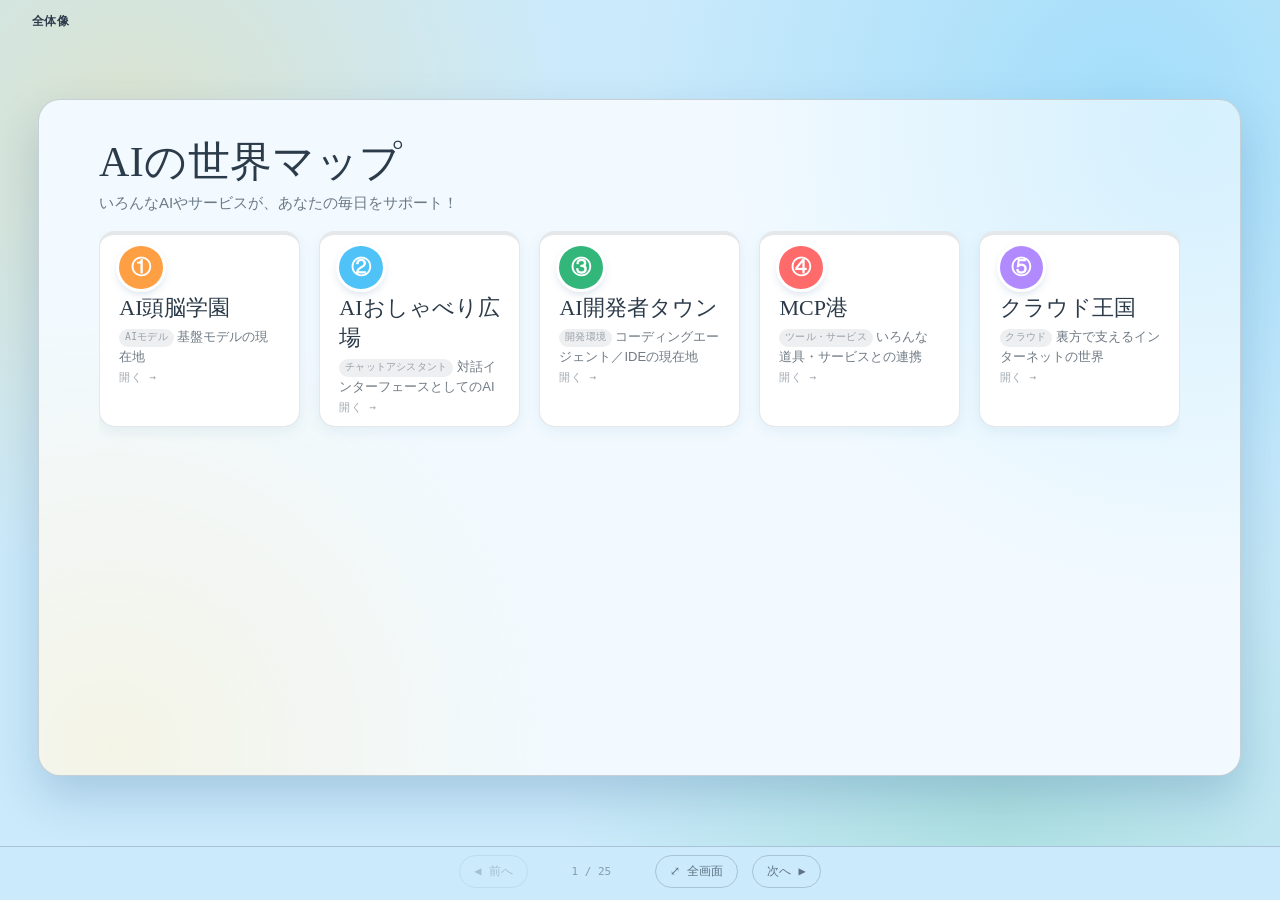
<file: slides/index.html>
<!doctype html>
<html lang="ja">
<head>
<meta charset="utf-8">
<meta name="viewport" content="width=device-width, initial-scale=1">
<title>AIの世界マップ</title>
<link rel="stylesheet" href="../assets/css/deck.css">
</head>
<body>
<div class="app">
  <nav class="crumbs" id="crumbs"></nav>
  <div class="stage-outer">
    <div class="deck-frame" id="deckFrame">
      
    <section class="page" id="page-overview" data-title="全体像" data-parent="">
      <h1 class="title">AIの世界マップ</h1>
      <p class="lede">いろんなAIやサービスが、あなたの毎日をサポート！</p>
      <div class="tiles" style="grid-template-columns: repeat(5, 1fr);">
        <button class="tile" data-goto="page-area-models">
          <span class="badge-icon " style="background:#FF9F43">①</span>
          <h3>AI頭脳学園</h3>
          <p><span class="area-tag">AIモデル</span> 基盤モデルの現在地</p>
          <span class="go-label">開く →</span>
        </button>
        <button class="tile" data-goto="page-area-chat">
          <span class="badge-icon " style="background:#4FC3F7">②</span>
          <h3>AIおしゃべり広場</h3>
          <p><span class="area-tag">チャットアシスタント</span> 対話インターフェースとしてのAI</p>
          <span class="go-label">開く →</span>
        </button>
        <button class="tile" data-goto="page-area-devtools">
          <span class="badge-icon " style="background:#33B679">③</span>
          <h3>AI開発者タウン</h3>
          <p><span class="area-tag">開発環境</span> コーディングエージェント／IDEの現在地</p>
          <span class="go-label">開く →</span>
        </button>
        <button class="tile" data-goto="page-area-tools">
          <span class="badge-icon " style="background:#FF6B6B">④</span>
          <h3>MCP港</h3>
          <p><span class="area-tag">ツール・サービス</span> いろんな道具・サービスとの連携</p>
          <span class="go-label">開く →</span>
        </button>
        <button class="tile" data-goto="page-area-cloud">
          <span class="badge-icon " style="background:#B18AFF">⑤</span>
          <h3>クラウド王国</h3>
          <p><span class="area-tag">クラウド</span> 裏方で支えるインターネットの世界</p>
          <span class="go-label">開く →</span>
        </button>
      </div>
    </section>
    <section class="page" id="page-area-models" data-title="AI頭脳学園" data-parent="page-overview">
      <h1 class="title"><span class="num-badge">1</span>AI頭脳学園 <span class="area-tag">AIモデル</span></h1>
      <p class="lede">各社の基盤モデルの現在地。</p>
      <div class="tiles" style="grid-template-columns: repeat(5, 1fr);">
        <button class="pcard" data-goto="page-claude-model">
          <span class="badge-wrap"><span class="badge-icon " style="background-image:url('../assets/characters/models/claude.png'); background-color:#D97757"></span><span class="badge-logo"><svg role="img" viewBox="0 0 24 24" xmlns="http://www.w3.org/2000/svg"><title>Claude</title><path d="m4.7144 15.9555 4.7174-2.6471.079-.2307-.079-.1275h-.2307l-.7893-.0486-2.6956-.0729-2.3375-.0971-2.2646-.1214-.5707-.1215-.5343-.7042.0546-.3522.4797-.3218.686.0608 1.5179.1032 2.2767.1578 1.6514.0972 2.4468.255h.3886l.0546-.1579-.1336-.0971-.1032-.0972L6.973 9.8356l-2.55-1.6879-1.3356-.9714-.7225-.4918-.3643-.4614-.1578-1.0078.6557-.7225.8803.0607.2246.0607.8925.686 1.9064 1.4754 2.4893 1.8336.3643.3035.1457-.1032.0182-.0728-.164-.2733-1.3539-2.4467-1.445-2.4893-.6435-1.032-.17-.6194c-.0607-.255-.1032-.4674-.1032-.7285L6.287.1335 6.6997 0l.9957.1336.419.3642.6192 1.4147 1.0018 2.2282 1.5543 3.0296.4553.8985.2429.8318.091.255h.1579v-.1457l.1275-1.706.2368-2.0947.2307-2.6957.0789-.7589.3764-.9107.7468-.4918.5828.2793.4797.686-.0668.4433-.2853 1.8517-.5586 2.9021-.3643 1.9429h.2125l.2429-.2429.9835-1.3053 1.6514-2.0643.7286-.8196.85-.9046.5464-.4311h1.0321l.759 1.1293-.34 1.1657-1.0625 1.3478-.8804 1.1414-1.2628 1.7-.7893 1.36.0729.1093.1882-.0183 2.8535-.607 1.5421-.2794 1.8396-.3157.8318.3886.091.3946-.3278.8075-1.967.4857-2.3072.4614-3.4364.8136-.0425.0304.0486.0607 1.5482.1457.6618.0364h1.621l3.0175.2247.7892.522.4736.6376-.079.4857-1.2142.6193-1.6393-.3886-3.825-.9107-1.3113-.3279h-.1822v.1093l1.0929 1.0686 2.0035 1.8092 2.5075 2.3314.1275.5768-.3218.4554-.34-.0486-2.2039-1.6575-.85-.7468-1.9246-1.621h-.1275v.17l.4432.6496 2.3436 3.5214.1214 1.0807-.17.3521-.6071.2125-.6679-.1214-1.3721-1.9246L14.38 17.959l-1.1414-1.9428-.1397.079-.674 7.2552-.3156.3703-.7286.2793-.6071-.4614-.3218-.7468.3218-1.4753.3886-1.9246.3157-1.53.2853-1.9004.17-.6314-.0121-.0425-.1397.0182-1.4328 1.9672-2.1796 2.9446-1.7243 1.8456-.4128.164-.7164-.3704.0667-.6618.4008-.5889 2.386-3.0357 1.4389-1.882.929-1.0868-.0062-.1579h-.0546l-6.3385 4.1164-1.1293.1457-.4857-.4554.0608-.7467.2307-.2429 1.9064-1.3114Z"/></svg></span></span>
          <h3>Claude</h3>
          <p class="desc">Anthropic — 推論と長文コンテキストに強み。Sonnet / Opus / Haiku の三段構成でコスト対応力を確保。</p>
          <span class="go-label">詳細を見る →</span>
        </button>
        <button class="pcard" data-goto="page-gpt-model">
          <span class="badge-wrap"><span class="badge-icon " style="background:#74AA9C">G</span><span class="badge-logo"><svg role="img" viewBox="0 0 24 24" xmlns="http://www.w3.org/2000/svg"><title>OpenAI</title><path d="M22.2819 9.8211a5.9847 5.9847 0 0 0-.5157-4.9108 6.0462 6.0462 0 0 0-6.5098-2.9A6.0651 6.0651 0 0 0 4.9807 4.1818a5.9847 5.9847 0 0 0-3.9977 2.9 6.0462 6.0462 0 0 0 .7427 7.0966 5.98 5.98 0 0 0 .511 4.9107 6.051 6.051 0 0 0 6.5146 2.9001A5.9847 5.9847 0 0 0 13.2599 24a6.0557 6.0557 0 0 0 5.7718-4.2058 5.9894 5.9894 0 0 0 3.9977-2.9001 6.0557 6.0557 0 0 0-.7475-7.0729zm-9.022 12.6081a4.4755 4.4755 0 0 1-2.8764-1.0408l.1419-.0804 4.7783-2.7582a.7948.7948 0 0 0 .3927-.6813v-6.7369l2.02 1.1686a.071.071 0 0 1 .038.052v5.5826a4.504 4.504 0 0 1-4.4945 4.4944zm-9.6607-4.1254a4.4708 4.4708 0 0 1-.5346-3.0137l.142.0852 4.783 2.7582a.7712.7712 0 0 0 .7806 0l5.8428-3.3685v2.3324a.0804.0804 0 0 1-.0332.0615L9.74 19.9502a4.4992 4.4992 0 0 1-6.1408-1.6464zM2.3408 7.8956a4.485 4.485 0 0 1 2.3655-1.9728V11.6a.7664.7664 0 0 0 .3879.6765l5.8144 3.3543-2.0201 1.1685a.0757.0757 0 0 1-.071 0l-4.8303-2.7865A4.504 4.504 0 0 1 2.3408 7.872zm16.5963 3.8558L13.1038 8.364 15.1192 7.2a.0757.0757 0 0 1 .071 0l4.8303 2.7913a4.4944 4.4944 0 0 1-.6765 8.1042v-5.6772a.79.79 0 0 0-.407-.667zm2.0107-3.0231l-.142-.0852-4.7735-2.7818a.7759.7759 0 0 0-.7854 0L9.409 9.2297V6.8974a.0662.0662 0 0 1 .0284-.0615l4.8303-2.7866a4.4992 4.4992 0 0 1 6.6802 4.66zM8.3065 12.863l-2.02-1.1638a.0804.0804 0 0 1-.038-.0567V6.0742a4.4992 4.4992 0 0 1 7.3757-3.4537l-.142.0805L8.704 5.459a.7948.7948 0 0 0-.3927.6813zm1.0976-2.3654l2.602-1.4998 2.6069 1.4998v2.9994l-2.5974 1.4997-2.6067-1.4997Z"/></svg></span></span>
          <h3>GPT</h3>
          <p class="desc">OpenAI — 汎用性とマルチモーダルの王道。ChatGPT と API エコシステムの両輪で市場を牽引。</p>
          <span class="go-label">詳細を見る →</span>
        </button>
        <button class="pcard" data-goto="page-gemini-model">
          <span class="badge-wrap"><span class="badge-icon " style="background:#3186FF">G</span><span class="badge-logo"><svg role="img" viewBox="0 0 24 24" xmlns="http://www.w3.org/2000/svg"><title>Google Gemini</title><path d="M11.04 19.32Q12 21.51 12 24q0-2.49.93-4.68.96-2.19 2.58-3.81t3.81-2.55Q21.51 12 24 12q-2.49 0-4.68-.93a12.3 12.3 0 0 1-3.81-2.58 12.3 12.3 0 0 1-2.58-3.81Q12 2.49 12 0q0 2.49-.96 4.68-.93 2.19-2.55 3.81a12.3 12.3 0 0 1-3.81 2.58Q2.49 12 0 12q2.49 0 4.68.96 2.19.93 3.81 2.55t2.55 3.81"/></svg></span></span>
          <h3>Gemini</h3>
          <p class="desc">Google — Google製品群へのネイティブ統合。Computer Use 系の操作能力を急速に強化中。</p>
          <span class="go-label">詳細を見る →</span>
        </button>
        <button class="pcard" data-goto="page-llama-model">
          <span class="badge-wrap"><span class="badge-icon " style="background:#BBA9D6">L</span><span class="badge-logo"><svg role="img" viewBox="0 0 24 24" xmlns="http://www.w3.org/2000/svg"><title>Meta</title><path d="M6.915 4.03c-1.968 0-3.683 1.28-4.871 3.113C.704 9.208 0 11.883 0 14.449c0 .706.07 1.369.21 1.973a6.624 6.624 0 0 0 .265.86 5.297 5.297 0 0 0 .371.761c.696 1.159 1.818 1.927 3.593 1.927 1.497 0 2.633-.671 3.965-2.444.76-1.012 1.144-1.626 2.663-4.32l.756-1.339.186-.325c.061.1.121.196.183.3l2.152 3.595c.724 1.21 1.665 2.556 2.47 3.314 1.046.987 1.992 1.22 3.06 1.22 1.075 0 1.876-.355 2.455-.843a3.743 3.743 0 0 0 .81-.973c.542-.939.861-2.127.861-3.745 0-2.72-.681-5.357-2.084-7.45-1.282-1.912-2.957-2.93-4.716-2.93-1.047 0-2.088.467-3.053 1.308-.652.57-1.257 1.29-1.82 2.05-.69-.875-1.335-1.547-1.958-2.056-1.182-.966-2.315-1.303-3.454-1.303zm10.16 2.053c1.147 0 2.188.758 2.992 1.999 1.132 1.748 1.647 4.195 1.647 6.4 0 1.548-.368 2.9-1.839 2.9-.58 0-1.027-.23-1.664-1.004-.496-.601-1.343-1.878-2.832-4.358l-.617-1.028a44.908 44.908 0 0 0-1.255-1.98c.07-.109.141-.224.211-.327 1.12-1.667 2.118-2.602 3.358-2.602zm-10.201.553c1.265 0 2.058.791 2.675 1.446.307.327.737.871 1.234 1.579l-1.02 1.566c-.757 1.163-1.882 3.017-2.837 4.338-1.191 1.649-1.81 1.817-2.486 1.817-.524 0-1.038-.237-1.383-.794-.263-.426-.464-1.13-.464-2.046 0-2.221.63-4.535 1.66-6.088.454-.687.964-1.226 1.533-1.533a2.264 2.264 0 0 1 1.088-.285z"/></svg></span></span>
          <h3>Llama</h3>
          <p class="desc">Meta — オープンウェイトの主流。自前ホスティングや微調整の土台として定番の地位を維持。</p>
          <span class="go-label">詳細を見る →</span>
        </button>
        <button class="pcard" data-goto="page-deepseek-model">
          <span class="badge-wrap"><span class="badge-icon " style="background:#5B7FA6">D</span><span class="badge-logo"><svg role="img" viewBox="0 0 24 24" xmlns="http://www.w3.org/2000/svg"><title>DeepSeek</title><path d="M23.748 4.651c-.254-.124-.364.113-.512.233-.051.04-.094.09-.137.137-.372.397-.806.657-1.373.626-.829-.046-1.537.214-2.163.848-.133-.782-.575-1.248-1.247-1.548-.352-.155-.708-.311-.955-.65-.172-.24-.219-.509-.305-.774-.055-.16-.11-.323-.293-.35-.2-.031-.278.136-.356.276-.313.572-.434 1.202-.422 1.84.027 1.436.633 2.58 1.838 3.393.137.094.172.187.129.323-.082.28-.18.553-.266.833-.055.179-.137.218-.328.14a5.5 5.5 0 0 1-1.737-1.179c-.857-.828-1.631-1.743-2.597-2.46a12 12 0 0 0-.689-.47c-.985-.957.13-1.743.387-1.836.27-.098.094-.433-.778-.428-.872.003-1.67.295-2.687.685a3 3 0 0 1-.465.136 9.6 9.6 0 0 0-2.883-.101c-1.885.21-3.39 1.1-4.497 2.622C.082 8.776-.231 10.854.152 13.02c.403 2.284 1.568 4.175 3.36 5.653 1.857 1.533 3.997 2.284 6.438 2.14 1.482-.085 3.132-.284 4.994-1.86.47.234.962.328 1.78.398.629.058 1.235-.031 1.705-.129.735-.155.684-.836.418-.961-2.155-1.004-1.682-.595-2.112-.926 1.095-1.295 2.768-3.598 3.284-6.733.05-.346.115-.834.108-1.114-.004-.171.035-.238.23-.257a4.2 4.2 0 0 0 1.545-.475c1.397-.763 1.96-2.016 2.093-3.517.02-.23-.004-.467-.247-.588M11.58 18.168c-2.088-1.642-3.101-2.183-3.52-2.16-.39.024-.32.472-.234.763.09.288.207.487.371.74.114.167.192.416-.113.603-.673.416-1.842-.14-1.897-.168-1.361-.801-2.5-1.86-3.301-3.306-.775-1.393-1.225-2.888-1.299-4.482-.02-.385.094-.522.477-.592a4.7 4.7 0 0 1 1.53-.038c2.131.311 3.946 1.264 5.467 2.774.868.86 1.525 1.887 2.202 2.89.72 1.066 1.494 2.082 2.48 2.915.348.291.626.513.892.677-.802.09-2.14.109-3.055-.615zm1.001-6.44a.306.306 0 0 1 .415-.287.3.3 0 0 1 .113.074.3.3 0 0 1 .086.214c0 .17-.136.307-.308.307a.303.303 0 0 1-.306-.307m3.11 1.596c-.2.081-.4.151-.591.16a1.25 1.25 0 0 1-.798-.254c-.274-.23-.47-.358-.551-.758a1.7 1.7 0 0 1 .015-.588c.07-.327-.007-.537-.238-.727-.188-.156-.426-.199-.689-.199a.6.6 0 0 1-.254-.078.253.253 0 0 1-.114-.358 1 1 0 0 1 .192-.21c.356-.202.767-.136 1.146.016.352.144.618.408 1.001.782.392.451.462.576.685.915.176.264.336.536.446.848.066.194-.02.353-.25.45"/></svg></span></span>
          <h3>DeepSeek</h3>
          <p class="desc">DeepSeek — 低コスト・高性能を追う代表的なオープン系モデル。価格破壊のたびに勢力図を揺らす存在。</p>
          <span class="go-label">詳細を見る →</span>
        </button>
      </div>
      <div class="compare-links"><button class="compare-link" data-goto="page-compare-llm-models">📊 比較して見る: 主要商用LLMの比較（GPT・Claude・Gemini） →</button></div>
    </section>
    <section class="page detail" id="page-claude-model" data-title="Claude" data-parent="page-area-models">
      <div class="detail-head">
        <span class="badge-wrap"><span class="badge-icon " style="background-image:url('../assets/characters/models/claude.png'); background-color:#D97757"></span><span class="badge-logo"><svg role="img" viewBox="0 0 24 24" xmlns="http://www.w3.org/2000/svg"><title>Claude</title><path d="m4.7144 15.9555 4.7174-2.6471.079-.2307-.079-.1275h-.2307l-.7893-.0486-2.6956-.0729-2.3375-.0971-2.2646-.1214-.5707-.1215-.5343-.7042.0546-.3522.4797-.3218.686.0608 1.5179.1032 2.2767.1578 1.6514.0972 2.4468.255h.3886l.0546-.1579-.1336-.0971-.1032-.0972L6.973 9.8356l-2.55-1.6879-1.3356-.9714-.7225-.4918-.3643-.4614-.1578-1.0078.6557-.7225.8803.0607.2246.0607.8925.686 1.9064 1.4754 2.4893 1.8336.3643.3035.1457-.1032.0182-.0728-.164-.2733-1.3539-2.4467-1.445-2.4893-.6435-1.032-.17-.6194c-.0607-.255-.1032-.4674-.1032-.7285L6.287.1335 6.6997 0l.9957.1336.419.3642.6192 1.4147 1.0018 2.2282 1.5543 3.0296.4553.8985.2429.8318.091.255h.1579v-.1457l.1275-1.706.2368-2.0947.2307-2.6957.0789-.7589.3764-.9107.7468-.4918.5828.2793.4797.686-.0668.4433-.2853 1.8517-.5586 2.9021-.3643 1.9429h.2125l.2429-.2429.9835-1.3053 1.6514-2.0643.7286-.8196.85-.9046.5464-.4311h1.0321l.759 1.1293-.34 1.1657-1.0625 1.3478-.8804 1.1414-1.2628 1.7-.7893 1.36.0729.1093.1882-.0183 2.8535-.607 1.5421-.2794 1.8396-.3157.8318.3886.091.3946-.3278.8075-1.967.4857-2.3072.4614-3.4364.8136-.0425.0304.0486.0607 1.5482.1457.6618.0364h1.621l3.0175.2247.7892.522.4736.6376-.079.4857-1.2142.6193-1.6393-.3886-3.825-.9107-1.3113-.3279h-.1822v.1093l1.0929 1.0686 2.0035 1.8092 2.5075 2.3314.1275.5768-.3218.4554-.34-.0486-2.2039-1.6575-.85-.7468-1.9246-1.621h-.1275v.17l.4432.6496 2.3436 3.5214.1214 1.0807-.17.3521-.6071.2125-.6679-.1214-1.3721-1.9246L14.38 17.959l-1.1414-1.9428-.1397.079-.674 7.2552-.3156.3703-.7286.2793-.6071-.4614-.3218-.7468.3218-1.4753.3886-1.9246.3157-1.53.2853-1.9004.17-.6314-.0121-.0425-.1397.0182-1.4328 1.9672-2.1796 2.9446-1.7243 1.8456-.4128.164-.7164-.3704.0667-.6618.4008-.5889 2.386-3.0357 1.4389-1.882.929-1.0868-.0062-.1579h-.0546l-6.3385 4.1164-1.1293.1457-.4857-.4554.0608-.7467.2307-.2429 1.9064-1.3114Z"/></svg></span></span>
        <div>
          <h1 class="title">Claude</h1>
          <span class="meta">Anthropic ／ AI頭脳学園</span>
        </div>
      </div>
      <p class="lede">推論と長文コンテキストに強み。Sonnet / Opus / Haiku の三段構成でコスト対応力を確保。</p>
      <div class="factbox"><div class="row"><span>Haiku 4.5</span><span>最軽量・低コスト・低レイテンシ。大量処理や単純タスク向け</span></div><div class="row"><span>Sonnet 5</span><span>汎用バランス型。速度・コスト・性能のバランスが良く通常利用の主力</span></div><div class="row"><span>Opus 4.8</span><span>最高性能。複雑な推論や長時間の自律タスク向け</span></div><div class="row"><span>Fable 5</span><span>（要確認・仮）対話や創作寄りの特化モデルという理解</span></div><div class="row"><span>出典</span><span>Vault/01 Concepts/Claude.md</span></div><div class="row"><span>出典</span><span>Vault/06 News/Claude Science.md</span></div>
      </div>
      <div class="related"><a href="#" data-goto="page-gpt-model">→ GPTと比較する</a><a href="#" data-goto="page-area-models">→ AI頭脳学園へ戻る</a>
      </div>
    </section>
    <section class="page detail" id="page-gpt-model" data-title="GPT" data-parent="page-area-models">
      <div class="detail-head">
        <span class="badge-wrap"><span class="badge-icon " style="background:#74AA9C">G</span><span class="badge-logo"><svg role="img" viewBox="0 0 24 24" xmlns="http://www.w3.org/2000/svg"><title>OpenAI</title><path d="M22.2819 9.8211a5.9847 5.9847 0 0 0-.5157-4.9108 6.0462 6.0462 0 0 0-6.5098-2.9A6.0651 6.0651 0 0 0 4.9807 4.1818a5.9847 5.9847 0 0 0-3.9977 2.9 6.0462 6.0462 0 0 0 .7427 7.0966 5.98 5.98 0 0 0 .511 4.9107 6.051 6.051 0 0 0 6.5146 2.9001A5.9847 5.9847 0 0 0 13.2599 24a6.0557 6.0557 0 0 0 5.7718-4.2058 5.9894 5.9894 0 0 0 3.9977-2.9001 6.0557 6.0557 0 0 0-.7475-7.0729zm-9.022 12.6081a4.4755 4.4755 0 0 1-2.8764-1.0408l.1419-.0804 4.7783-2.7582a.7948.7948 0 0 0 .3927-.6813v-6.7369l2.02 1.1686a.071.071 0 0 1 .038.052v5.5826a4.504 4.504 0 0 1-4.4945 4.4944zm-9.6607-4.1254a4.4708 4.4708 0 0 1-.5346-3.0137l.142.0852 4.783 2.7582a.7712.7712 0 0 0 .7806 0l5.8428-3.3685v2.3324a.0804.0804 0 0 1-.0332.0615L9.74 19.9502a4.4992 4.4992 0 0 1-6.1408-1.6464zM2.3408 7.8956a4.485 4.485 0 0 1 2.3655-1.9728V11.6a.7664.7664 0 0 0 .3879.6765l5.8144 3.3543-2.0201 1.1685a.0757.0757 0 0 1-.071 0l-4.8303-2.7865A4.504 4.504 0 0 1 2.3408 7.872zm16.5963 3.8558L13.1038 8.364 15.1192 7.2a.0757.0757 0 0 1 .071 0l4.8303 2.7913a4.4944 4.4944 0 0 1-.6765 8.1042v-5.6772a.79.79 0 0 0-.407-.667zm2.0107-3.0231l-.142-.0852-4.7735-2.7818a.7759.7759 0 0 0-.7854 0L9.409 9.2297V6.8974a.0662.0662 0 0 1 .0284-.0615l4.8303-2.7866a4.4992 4.4992 0 0 1 6.6802 4.66zM8.3065 12.863l-2.02-1.1638a.0804.0804 0 0 1-.038-.0567V6.0742a4.4992 4.4992 0 0 1 7.3757-3.4537l-.142.0805L8.704 5.459a.7948.7948 0 0 0-.3927.6813zm1.0976-2.3654l2.602-1.4998 2.6069 1.4998v2.9994l-2.5974 1.4997-2.6067-1.4997Z"/></svg></span></span>
        <div>
          <h1 class="title">GPT</h1>
          <span class="meta">OpenAI ／ AI頭脳学園</span>
        </div>
      </div>
      <p class="lede">汎用性とマルチモーダルの王道。ChatGPT と API エコシステムの両輪で市場を牽引。</p>
      <div class="factbox"><div class="row"><span>バージョン</span><span>GPT-5.6</span></div><div class="row"><span>出典</span><span>Vault/01 Concepts/GPT.md</span></div><div class="row"><span>出典</span><span>Vault/06 News/GPT-5.6.md</span></div>
      </div>
      <div class="related"><a href="#" data-goto="page-claude-model">→ Claudeと比較する</a><a href="#" data-goto="page-area-models">→ AI頭脳学園へ戻る</a>
      </div>
    </section>
    <section class="page detail" id="page-gemini-model" data-title="Gemini" data-parent="page-area-models">
      <div class="detail-head">
        <span class="badge-wrap"><span class="badge-icon " style="background:#3186FF">G</span><span class="badge-logo"><svg role="img" viewBox="0 0 24 24" xmlns="http://www.w3.org/2000/svg"><title>Google Gemini</title><path d="M11.04 19.32Q12 21.51 12 24q0-2.49.93-4.68.96-2.19 2.58-3.81t3.81-2.55Q21.51 12 24 12q-2.49 0-4.68-.93a12.3 12.3 0 0 1-3.81-2.58 12.3 12.3 0 0 1-2.58-3.81Q12 2.49 12 0q0 2.49-.96 4.68-.93 2.19-2.55 3.81a12.3 12.3 0 0 1-3.81 2.58Q2.49 12 0 12q2.49 0 4.68.96 2.19.93 3.81 2.55t2.55 3.81"/></svg></span></span>
        <div>
          <h1 class="title">Gemini</h1>
          <span class="meta">Google ／ AI頭脳学園</span>
        </div>
      </div>
      <p class="lede">Google製品群へのネイティブ統合。Computer Use 系の操作能力を急速に強化中。</p>
      <div class="factbox"><div class="row"><span>バージョン</span><span>3.5 Flash</span></div><div class="row"><span>出典</span><span>Vault/01 Concepts/Gemini.md</span></div><div class="row"><span>出典</span><span>Vault/06 News/Gemini 3.5 Flash、Computer Use統合.md</span></div>
      </div>
      <div class="related"><a href="#" data-goto="page-claude-model">→ Claudeと比較する</a><a href="#" data-goto="page-gpt-model">→ GPTと比較する</a><a href="#" data-goto="page-area-models">→ AI頭脳学園へ戻る</a>
      </div>
    </section>
    <section class="page detail" id="page-llama-model" data-title="Llama" data-parent="page-area-models">
      <div class="detail-head">
        <span class="badge-wrap"><span class="badge-icon " style="background:#BBA9D6">L</span><span class="badge-logo"><svg role="img" viewBox="0 0 24 24" xmlns="http://www.w3.org/2000/svg"><title>Meta</title><path d="M6.915 4.03c-1.968 0-3.683 1.28-4.871 3.113C.704 9.208 0 11.883 0 14.449c0 .706.07 1.369.21 1.973a6.624 6.624 0 0 0 .265.86 5.297 5.297 0 0 0 .371.761c.696 1.159 1.818 1.927 3.593 1.927 1.497 0 2.633-.671 3.965-2.444.76-1.012 1.144-1.626 2.663-4.32l.756-1.339.186-.325c.061.1.121.196.183.3l2.152 3.595c.724 1.21 1.665 2.556 2.47 3.314 1.046.987 1.992 1.22 3.06 1.22 1.075 0 1.876-.355 2.455-.843a3.743 3.743 0 0 0 .81-.973c.542-.939.861-2.127.861-3.745 0-2.72-.681-5.357-2.084-7.45-1.282-1.912-2.957-2.93-4.716-2.93-1.047 0-2.088.467-3.053 1.308-.652.57-1.257 1.29-1.82 2.05-.69-.875-1.335-1.547-1.958-2.056-1.182-.966-2.315-1.303-3.454-1.303zm10.16 2.053c1.147 0 2.188.758 2.992 1.999 1.132 1.748 1.647 4.195 1.647 6.4 0 1.548-.368 2.9-1.839 2.9-.58 0-1.027-.23-1.664-1.004-.496-.601-1.343-1.878-2.832-4.358l-.617-1.028a44.908 44.908 0 0 0-1.255-1.98c.07-.109.141-.224.211-.327 1.12-1.667 2.118-2.602 3.358-2.602zm-10.201.553c1.265 0 2.058.791 2.675 1.446.307.327.737.871 1.234 1.579l-1.02 1.566c-.757 1.163-1.882 3.017-2.837 4.338-1.191 1.649-1.81 1.817-2.486 1.817-.524 0-1.038-.237-1.383-.794-.263-.426-.464-1.13-.464-2.046 0-2.221.63-4.535 1.66-6.088.454-.687.964-1.226 1.533-1.533a2.264 2.264 0 0 1 1.088-.285z"/></svg></span></span>
        <div>
          <h1 class="title">Llama</h1>
          <span class="meta">Meta ／ AI頭脳学園</span>
        </div>
      </div>
      <p class="lede">オープンウェイトの主流。自前ホスティングや微調整の土台として定番の地位を維持。</p>
      <div class="factbox"><div class="row"><span>バージョン</span><span>4 系</span></div><div class="row"><span>出典</span><span>Vault/01 Concepts/Llama.md</span></div>
      </div>
      <div class="related"><a href="#" data-goto="page-deepseek-model">→ DeepSeekと比較する</a><a href="#" data-goto="page-area-models">→ AI頭脳学園へ戻る</a>
      </div>
    </section>
    <section class="page detail" id="page-deepseek-model" data-title="DeepSeek" data-parent="page-area-models">
      <div class="detail-head">
        <span class="badge-wrap"><span class="badge-icon " style="background:#5B7FA6">D</span><span class="badge-logo"><svg role="img" viewBox="0 0 24 24" xmlns="http://www.w3.org/2000/svg"><title>DeepSeek</title><path d="M23.748 4.651c-.254-.124-.364.113-.512.233-.051.04-.094.09-.137.137-.372.397-.806.657-1.373.626-.829-.046-1.537.214-2.163.848-.133-.782-.575-1.248-1.247-1.548-.352-.155-.708-.311-.955-.65-.172-.24-.219-.509-.305-.774-.055-.16-.11-.323-.293-.35-.2-.031-.278.136-.356.276-.313.572-.434 1.202-.422 1.84.027 1.436.633 2.58 1.838 3.393.137.094.172.187.129.323-.082.28-.18.553-.266.833-.055.179-.137.218-.328.14a5.5 5.5 0 0 1-1.737-1.179c-.857-.828-1.631-1.743-2.597-2.46a12 12 0 0 0-.689-.47c-.985-.957.13-1.743.387-1.836.27-.098.094-.433-.778-.428-.872.003-1.67.295-2.687.685a3 3 0 0 1-.465.136 9.6 9.6 0 0 0-2.883-.101c-1.885.21-3.39 1.1-4.497 2.622C.082 8.776-.231 10.854.152 13.02c.403 2.284 1.568 4.175 3.36 5.653 1.857 1.533 3.997 2.284 6.438 2.14 1.482-.085 3.132-.284 4.994-1.86.47.234.962.328 1.78.398.629.058 1.235-.031 1.705-.129.735-.155.684-.836.418-.961-2.155-1.004-1.682-.595-2.112-.926 1.095-1.295 2.768-3.598 3.284-6.733.05-.346.115-.834.108-1.114-.004-.171.035-.238.23-.257a4.2 4.2 0 0 0 1.545-.475c1.397-.763 1.96-2.016 2.093-3.517.02-.23-.004-.467-.247-.588M11.58 18.168c-2.088-1.642-3.101-2.183-3.52-2.16-.39.024-.32.472-.234.763.09.288.207.487.371.74.114.167.192.416-.113.603-.673.416-1.842-.14-1.897-.168-1.361-.801-2.5-1.86-3.301-3.306-.775-1.393-1.225-2.888-1.299-4.482-.02-.385.094-.522.477-.592a4.7 4.7 0 0 1 1.53-.038c2.131.311 3.946 1.264 5.467 2.774.868.86 1.525 1.887 2.202 2.89.72 1.066 1.494 2.082 2.48 2.915.348.291.626.513.892.677-.802.09-2.14.109-3.055-.615zm1.001-6.44a.306.306 0 0 1 .415-.287.3.3 0 0 1 .113.074.3.3 0 0 1 .086.214c0 .17-.136.307-.308.307a.303.303 0 0 1-.306-.307m3.11 1.596c-.2.081-.4.151-.591.16a1.25 1.25 0 0 1-.798-.254c-.274-.23-.47-.358-.551-.758a1.7 1.7 0 0 1 .015-.588c.07-.327-.007-.537-.238-.727-.188-.156-.426-.199-.689-.199a.6.6 0 0 1-.254-.078.253.253 0 0 1-.114-.358 1 1 0 0 1 .192-.21c.356-.202.767-.136 1.146.016.352.144.618.408 1.001.782.392.451.462.576.685.915.176.264.336.536.446.848.066.194-.02.353-.25.45"/></svg></span></span>
        <div>
          <h1 class="title">DeepSeek</h1>
          <span class="meta">DeepSeek ／ AI頭脳学園</span>
        </div>
      </div>
      <p class="lede">低コスト・高性能を追う代表的なオープン系モデル。価格破壊のたびに勢力図を揺らす存在。</p>
      <div class="factbox"><div class="row"><span>バージョン</span><span>V4 系</span></div>
      </div>
      <div class="related"><a href="#" data-goto="page-llama-model">→ Llamaと比較する</a><a href="#" data-goto="page-area-models">→ AI頭脳学園へ戻る</a>
      </div>
    </section>
    <section class="page" id="page-compare-llm-models" data-title="主要商用LLMの比較" data-parent="page-area-models">
      <h1 class="title">主要商用LLMの比較</h1>
      <p class="lede">GPT・Claude・Gemini ／ 出典: Vault/04 Comparisons/LLM比較- GPT・Claude・Gemini.md</p>
      <div class="compare-table-wrap">
        <table class="compare">
          <thead><tr><th class="row-label"></th><th><span class="model-head"><span class="dot" style="background:#D97757"></span>Claude</span></th><th><span class="model-head"><span class="dot" style="background:#74AA9C"></span>GPT</span></th><th><span class="model-head"><span class="dot" style="background:#3186FF"></span>Gemini</span></th></tr></thead>
          <tbody><tr><td class="row-label">主な強み</td><td>長文処理・要約</td><td>汎用性・開発者エコシステム</td><td>Google連携・マルチモーダル</td></tr><tr><td class="row-label">長文コンテキスト傾向</td><td>非常に大きい</td><td>大きい</td><td>非常に大きい</td></tr><tr><td class="row-label">マルチモーダル対応</td><td>対応あり</td><td>強い</td><td>強い</td></tr><tr><td class="row-label">コード支援</td><td>強い</td><td>強い</td><td>強い</td></tr><tr><td class="row-label">エコシステム普及</td><td>広い</td><td>非常に広い</td><td>広い</td></tr><tr><td class="row-label">クラウド/業務連携</td><td>API中心</td><td>Microsoft/Azure中心</td><td>Google Cloud/Workspace中心</td></tr><tr><td class="row-label">得意な利用場面</td><td>長文分析・文書作業</td><td>汎用アプリ開発</td><td>Google基盤の組み込み</td></tr><tr><td class="row-label">注意点</td><td>地域・提供差がある</td><td>モデル差が大きい</td><td>製品名/系統が変わりやすい</td></tr><tr><td class="row-label">こんな時に</td><td>長文の読解・要約・文書作業を重視するなら候補</td><td>汎用API・豊富なSDK・実績重視なら第一候補</td><td>Google Cloud/Workspace統合や画像を含むマルチモーダル処理を重視するなら候補</td></tr></tbody>
        </table>
      </div>
      <div class="related">
        <a href="#" data-goto="page-area-models">→ AI頭脳学園へ戻る</a>
      </div>
    </section>
    <section class="page" id="page-area-chat" data-title="AIおしゃべり広場" data-parent="page-overview">
      <h1 class="title"><span class="num-badge">2</span>AIおしゃべり広場 <span class="area-tag">チャットアシスタント</span></h1>
      <p class="lede">同じAIでも「モデル」ではなく「話し相手」として使う入り口。</p>
      <div class="tiles" style="grid-template-columns: repeat(3, 1fr);">
        <button class="pcard" data-goto="page-claude-chat">
          <span class="badge-wrap"><span class="badge-icon " style="background:#D97757">C</span><span class="badge-logo"><svg role="img" viewBox="0 0 24 24" xmlns="http://www.w3.org/2000/svg"><title>Claude</title><path d="m4.7144 15.9555 4.7174-2.6471.079-.2307-.079-.1275h-.2307l-.7893-.0486-2.6956-.0729-2.3375-.0971-2.2646-.1214-.5707-.1215-.5343-.7042.0546-.3522.4797-.3218.686.0608 1.5179.1032 2.2767.1578 1.6514.0972 2.4468.255h.3886l.0546-.1579-.1336-.0971-.1032-.0972L6.973 9.8356l-2.55-1.6879-1.3356-.9714-.7225-.4918-.3643-.4614-.1578-1.0078.6557-.7225.8803.0607.2246.0607.8925.686 1.9064 1.4754 2.4893 1.8336.3643.3035.1457-.1032.0182-.0728-.164-.2733-1.3539-2.4467-1.445-2.4893-.6435-1.032-.17-.6194c-.0607-.255-.1032-.4674-.1032-.7285L6.287.1335 6.6997 0l.9957.1336.419.3642.6192 1.4147 1.0018 2.2282 1.5543 3.0296.4553.8985.2429.8318.091.255h.1579v-.1457l.1275-1.706.2368-2.0947.2307-2.6957.0789-.7589.3764-.9107.7468-.4918.5828.2793.4797.686-.0668.4433-.2853 1.8517-.5586 2.9021-.3643 1.9429h.2125l.2429-.2429.9835-1.3053 1.6514-2.0643.7286-.8196.85-.9046.5464-.4311h1.0321l.759 1.1293-.34 1.1657-1.0625 1.3478-.8804 1.1414-1.2628 1.7-.7893 1.36.0729.1093.1882-.0183 2.8535-.607 1.5421-.2794 1.8396-.3157.8318.3886.091.3946-.3278.8075-1.967.4857-2.3072.4614-3.4364.8136-.0425.0304.0486.0607 1.5482.1457.6618.0364h1.621l3.0175.2247.7892.522.4736.6376-.079.4857-1.2142.6193-1.6393-.3886-3.825-.9107-1.3113-.3279h-.1822v.1093l1.0929 1.0686 2.0035 1.8092 2.5075 2.3314.1275.5768-.3218.4554-.34-.0486-2.2039-1.6575-.85-.7468-1.9246-1.621h-.1275v.17l.4432.6496 2.3436 3.5214.1214 1.0807-.17.3521-.6071.2125-.6679-.1214-1.3721-1.9246L14.38 17.959l-1.1414-1.9428-.1397.079-.674 7.2552-.3156.3703-.7286.2793-.6071-.4614-.3218-.7468.3218-1.4753.3886-1.9246.3157-1.53.2853-1.9004.17-.6314-.0121-.0425-.1397.0182-1.4328 1.9672-2.1796 2.9446-1.7243 1.8456-.4128.164-.7164-.3704.0667-.6618.4008-.5889 2.386-3.0357 1.4389-1.882.929-1.0868-.0062-.1579h-.0546l-6.3385 4.1164-1.1293.1457-.4857-.4554.0608-.7467.2307-.2429 1.9064-1.3114Z"/></svg></span></span>
          <h3>Claude</h3>
          <p class="desc">Anthropic — Anthropicの対話インターフェース。Claude.aiとして提供され、質問応答・要約・文章作成などをチャット形式で行える。</p>
          <span class="go-label">詳細を見る →</span>
        </button>
        <button class="pcard" data-goto="page-chatgpt-chat">
          <span class="badge-wrap"><span class="badge-icon " style="background:#74AA9C">C</span><span class="badge-logo"><svg role="img" viewBox="0 0 24 24" xmlns="http://www.w3.org/2000/svg"><title>OpenAI</title><path d="M22.2819 9.8211a5.9847 5.9847 0 0 0-.5157-4.9108 6.0462 6.0462 0 0 0-6.5098-2.9A6.0651 6.0651 0 0 0 4.9807 4.1818a5.9847 5.9847 0 0 0-3.9977 2.9 6.0462 6.0462 0 0 0 .7427 7.0966 5.98 5.98 0 0 0 .511 4.9107 6.051 6.051 0 0 0 6.5146 2.9001A5.9847 5.9847 0 0 0 13.2599 24a6.0557 6.0557 0 0 0 5.7718-4.2058 5.9894 5.9894 0 0 0 3.9977-2.9001 6.0557 6.0557 0 0 0-.7475-7.0729zm-9.022 12.6081a4.4755 4.4755 0 0 1-2.8764-1.0408l.1419-.0804 4.7783-2.7582a.7948.7948 0 0 0 .3927-.6813v-6.7369l2.02 1.1686a.071.071 0 0 1 .038.052v5.5826a4.504 4.504 0 0 1-4.4945 4.4944zm-9.6607-4.1254a4.4708 4.4708 0 0 1-.5346-3.0137l.142.0852 4.783 2.7582a.7712.7712 0 0 0 .7806 0l5.8428-3.3685v2.3324a.0804.0804 0 0 1-.0332.0615L9.74 19.9502a4.4992 4.4992 0 0 1-6.1408-1.6464zM2.3408 7.8956a4.485 4.485 0 0 1 2.3655-1.9728V11.6a.7664.7664 0 0 0 .3879.6765l5.8144 3.3543-2.0201 1.1685a.0757.0757 0 0 1-.071 0l-4.8303-2.7865A4.504 4.504 0 0 1 2.3408 7.872zm16.5963 3.8558L13.1038 8.364 15.1192 7.2a.0757.0757 0 0 1 .071 0l4.8303 2.7913a4.4944 4.4944 0 0 1-.6765 8.1042v-5.6772a.79.79 0 0 0-.407-.667zm2.0107-3.0231l-.142-.0852-4.7735-2.7818a.7759.7759 0 0 0-.7854 0L9.409 9.2297V6.8974a.0662.0662 0 0 1 .0284-.0615l4.8303-2.7866a4.4992 4.4992 0 0 1 6.6802 4.66zM8.3065 12.863l-2.02-1.1638a.0804.0804 0 0 1-.038-.0567V6.0742a4.4992 4.4992 0 0 1 7.3757-3.4537l-.142.0805L8.704 5.459a.7948.7948 0 0 0-.3927.6813zm1.0976-2.3654l2.602-1.4998 2.6069 1.4998v2.9994l-2.5974 1.4997-2.6067-1.4997Z"/></svg></span></span>
          <h3>ChatGPT</h3>
          <p class="desc">OpenAI — OpenAIの対話型チャットボット。自然な会話で質問応答・文章作成・要約・翻訳・アイデア出しなどをこなす、最も広く使われるAIチャット。</p>
          <span class="go-label">詳細を見る →</span>
        </button>
        <button class="pcard" data-goto="page-gemini-chat">
          <span class="badge-wrap"><span class="badge-icon " style="background:#3186FF">G</span><span class="badge-logo"><svg role="img" viewBox="0 0 24 24" xmlns="http://www.w3.org/2000/svg"><title>Google Gemini</title><path d="M11.04 19.32Q12 21.51 12 24q0-2.49.93-4.68.96-2.19 2.58-3.81t3.81-2.55Q21.51 12 24 12q-2.49 0-4.68-.93a12.3 12.3 0 0 1-3.81-2.58 12.3 12.3 0 0 1-2.58-3.81Q12 2.49 12 0q0 2.49-.96 4.68-.93 2.19-2.55 3.81a12.3 12.3 0 0 1-3.81 2.58Q2.49 12 0 12q2.49 0 4.68.96 2.19.93 3.81 2.55t2.55 3.81"/></svg></span></span>
          <h3>Gemini</h3>
          <p class="desc">Google — Googleの対話アシスタント。検索・Workspace・Androidと連携し、テキスト以外に画像なども扱えるマルチモーダルな対話が特徴。</p>
          <span class="go-label">詳細を見る →</span>
        </button>
      </div>
      <div class="compare-links"></div>
    </section>
    <section class="page detail" id="page-claude-chat" data-title="Claude" data-parent="page-area-chat">
      <div class="detail-head">
        <span class="badge-wrap"><span class="badge-icon " style="background:#D97757">C</span><span class="badge-logo"><svg role="img" viewBox="0 0 24 24" xmlns="http://www.w3.org/2000/svg"><title>Claude</title><path d="m4.7144 15.9555 4.7174-2.6471.079-.2307-.079-.1275h-.2307l-.7893-.0486-2.6956-.0729-2.3375-.0971-2.2646-.1214-.5707-.1215-.5343-.7042.0546-.3522.4797-.3218.686.0608 1.5179.1032 2.2767.1578 1.6514.0972 2.4468.255h.3886l.0546-.1579-.1336-.0971-.1032-.0972L6.973 9.8356l-2.55-1.6879-1.3356-.9714-.7225-.4918-.3643-.4614-.1578-1.0078.6557-.7225.8803.0607.2246.0607.8925.686 1.9064 1.4754 2.4893 1.8336.3643.3035.1457-.1032.0182-.0728-.164-.2733-1.3539-2.4467-1.445-2.4893-.6435-1.032-.17-.6194c-.0607-.255-.1032-.4674-.1032-.7285L6.287.1335 6.6997 0l.9957.1336.419.3642.6192 1.4147 1.0018 2.2282 1.5543 3.0296.4553.8985.2429.8318.091.255h.1579v-.1457l.1275-1.706.2368-2.0947.2307-2.6957.0789-.7589.3764-.9107.7468-.4918.5828.2793.4797.686-.0668.4433-.2853 1.8517-.5586 2.9021-.3643 1.9429h.2125l.2429-.2429.9835-1.3053 1.6514-2.0643.7286-.8196.85-.9046.5464-.4311h1.0321l.759 1.1293-.34 1.1657-1.0625 1.3478-.8804 1.1414-1.2628 1.7-.7893 1.36.0729.1093.1882-.0183 2.8535-.607 1.5421-.2794 1.8396-.3157.8318.3886.091.3946-.3278.8075-1.967.4857-2.3072.4614-3.4364.8136-.0425.0304.0486.0607 1.5482.1457.6618.0364h1.621l3.0175.2247.7892.522.4736.6376-.079.4857-1.2142.6193-1.6393-.3886-3.825-.9107-1.3113-.3279h-.1822v.1093l1.0929 1.0686 2.0035 1.8092 2.5075 2.3314.1275.5768-.3218.4554-.34-.0486-2.2039-1.6575-.85-.7468-1.9246-1.621h-.1275v.17l.4432.6496 2.3436 3.5214.1214 1.0807-.17.3521-.6071.2125-.6679-.1214-1.3721-1.9246L14.38 17.959l-1.1414-1.9428-.1397.079-.674 7.2552-.3156.3703-.7286.2793-.6071-.4614-.3218-.7468.3218-1.4753.3886-1.9246.3157-1.53.2853-1.9004.17-.6314-.0121-.0425-.1397.0182-1.4328 1.9672-2.1796 2.9446-1.7243 1.8456-.4128.164-.7164-.3704.0667-.6618.4008-.5889 2.386-3.0357 1.4389-1.882.929-1.0868-.0062-.1579h-.0546l-6.3385 4.1164-1.1293.1457-.4857-.4554.0608-.7467.2307-.2429 1.9064-1.3114Z"/></svg></span></span>
        <div>
          <h1 class="title">Claude</h1>
          <span class="meta">Anthropic ／ AIおしゃべり広場</span>
        </div>
      </div>
      <p class="lede">Anthropicの対話インターフェース。Claude.aiとして提供され、質問応答・要約・文章作成などをチャット形式で行える。</p>
      <div class="factbox"><div class="row"><span>バージョン</span><span>Claude.ai</span></div><div class="row"><span>出典</span><span>Vault/01 Concepts/Claude.md</span></div>
      </div>
      <div class="related"><a href="#" data-goto="page-chatgpt-chat">→ ChatGPTと比較する</a><a href="#" data-goto="page-gemini-chat">→ Geminiと比較する</a><a href="#" data-goto="page-area-chat">→ AIおしゃべり広場へ戻る</a>
      </div>
    </section>
    <section class="page detail" id="page-chatgpt-chat" data-title="ChatGPT" data-parent="page-area-chat">
      <div class="detail-head">
        <span class="badge-wrap"><span class="badge-icon " style="background:#74AA9C">C</span><span class="badge-logo"><svg role="img" viewBox="0 0 24 24" xmlns="http://www.w3.org/2000/svg"><title>OpenAI</title><path d="M22.2819 9.8211a5.9847 5.9847 0 0 0-.5157-4.9108 6.0462 6.0462 0 0 0-6.5098-2.9A6.0651 6.0651 0 0 0 4.9807 4.1818a5.9847 5.9847 0 0 0-3.9977 2.9 6.0462 6.0462 0 0 0 .7427 7.0966 5.98 5.98 0 0 0 .511 4.9107 6.051 6.051 0 0 0 6.5146 2.9001A5.9847 5.9847 0 0 0 13.2599 24a6.0557 6.0557 0 0 0 5.7718-4.2058 5.9894 5.9894 0 0 0 3.9977-2.9001 6.0557 6.0557 0 0 0-.7475-7.0729zm-9.022 12.6081a4.4755 4.4755 0 0 1-2.8764-1.0408l.1419-.0804 4.7783-2.7582a.7948.7948 0 0 0 .3927-.6813v-6.7369l2.02 1.1686a.071.071 0 0 1 .038.052v5.5826a4.504 4.504 0 0 1-4.4945 4.4944zm-9.6607-4.1254a4.4708 4.4708 0 0 1-.5346-3.0137l.142.0852 4.783 2.7582a.7712.7712 0 0 0 .7806 0l5.8428-3.3685v2.3324a.0804.0804 0 0 1-.0332.0615L9.74 19.9502a4.4992 4.4992 0 0 1-6.1408-1.6464zM2.3408 7.8956a4.485 4.485 0 0 1 2.3655-1.9728V11.6a.7664.7664 0 0 0 .3879.6765l5.8144 3.3543-2.0201 1.1685a.0757.0757 0 0 1-.071 0l-4.8303-2.7865A4.504 4.504 0 0 1 2.3408 7.872zm16.5963 3.8558L13.1038 8.364 15.1192 7.2a.0757.0757 0 0 1 .071 0l4.8303 2.7913a4.4944 4.4944 0 0 1-.6765 8.1042v-5.6772a.79.79 0 0 0-.407-.667zm2.0107-3.0231l-.142-.0852-4.7735-2.7818a.7759.7759 0 0 0-.7854 0L9.409 9.2297V6.8974a.0662.0662 0 0 1 .0284-.0615l4.8303-2.7866a4.4992 4.4992 0 0 1 6.6802 4.66zM8.3065 12.863l-2.02-1.1638a.0804.0804 0 0 1-.038-.0567V6.0742a4.4992 4.4992 0 0 1 7.3757-3.4537l-.142.0805L8.704 5.459a.7948.7948 0 0 0-.3927.6813zm1.0976-2.3654l2.602-1.4998 2.6069 1.4998v2.9994l-2.5974 1.4997-2.6067-1.4997Z"/></svg></span></span>
        <div>
          <h1 class="title">ChatGPT</h1>
          <span class="meta">OpenAI ／ AIおしゃべり広場</span>
        </div>
      </div>
      <p class="lede">OpenAIの対話型チャットボット。自然な会話で質問応答・文章作成・要約・翻訳・アイデア出しなどをこなす、最も広く使われるAIチャット。</p>
      <div class="factbox"><div class="row"><span>バージョン</span><span>chat.openai.com</span></div><div class="row"><span>出典</span><span>Vault/01 Concepts/ChatGPT.md</span></div>
      </div>
      <div class="related"><a href="#" data-goto="page-claude-chat">→ Claudeと比較する</a><a href="#" data-goto="page-gemini-chat">→ Geminiと比較する</a><a href="#" data-goto="page-area-chat">→ AIおしゃべり広場へ戻る</a>
      </div>
    </section>
    <section class="page detail" id="page-gemini-chat" data-title="Gemini" data-parent="page-area-chat">
      <div class="detail-head">
        <span class="badge-wrap"><span class="badge-icon " style="background:#3186FF">G</span><span class="badge-logo"><svg role="img" viewBox="0 0 24 24" xmlns="http://www.w3.org/2000/svg"><title>Google Gemini</title><path d="M11.04 19.32Q12 21.51 12 24q0-2.49.93-4.68.96-2.19 2.58-3.81t3.81-2.55Q21.51 12 24 12q-2.49 0-4.68-.93a12.3 12.3 0 0 1-3.81-2.58 12.3 12.3 0 0 1-2.58-3.81Q12 2.49 12 0q0 2.49-.96 4.68-.93 2.19-2.55 3.81a12.3 12.3 0 0 1-3.81 2.58Q2.49 12 0 12q2.49 0 4.68.96 2.19.93 3.81 2.55t2.55 3.81"/></svg></span></span>
        <div>
          <h1 class="title">Gemini</h1>
          <span class="meta">Google ／ AIおしゃべり広場</span>
        </div>
      </div>
      <p class="lede">Googleの対話アシスタント。検索・Workspace・Androidと連携し、テキスト以外に画像なども扱えるマルチモーダルな対話が特徴。</p>
      <div class="factbox"><div class="row"><span>バージョン</span><span>gemini.google.com</span></div><div class="row"><span>出典</span><span>Vault/01 Concepts/Gemini.md</span></div>
      </div>
      <div class="related"><a href="#" data-goto="page-claude-chat">→ Claudeと比較する</a><a href="#" data-goto="page-chatgpt-chat">→ ChatGPTと比較する</a><a href="#" data-goto="page-area-chat">→ AIおしゃべり広場へ戻る</a>
      </div>
    </section>
    <section class="page" id="page-area-devtools" data-title="AI開発者タウン" data-parent="page-overview">
      <h1 class="title"><span class="num-badge">3</span>AI開発者タウン <span class="area-tag">開発環境</span></h1>
      <p class="lede">モデルの力を実際の開発作業に変換するツール群。</p>
      <div class="tiles" style="grid-template-columns: repeat(3, 1fr);">
        <button class="pcard" data-goto="page-claude-code-devtool">
          <span class="badge-wrap"><span class="badge-icon " style="background:#D97757">C</span><span class="badge-logo"><svg role="img" viewBox="0 0 24 24" xmlns="http://www.w3.org/2000/svg"><title>Claude Code</title><path d="M21 10.5h3v3h-3v3h-1.5v3H18v-3h-1.5v3H15v-3H9v3H7.5v-3H6v3H4.5v-3H3v-3H0v-3h3v-6h18Zm-15 0h1.5v-3H6Zm10.5 0H18v-3h-1.5z"/></svg></span></span>
          <h3>Claude Code</h3>
          <p class="desc">Anthropic — ターミナル常駐のエージェント型CLI。大規模改修や自律的な複数ステップ作業に強い。</p>
          <span class="go-label">詳細を見る →</span>
        </button>
        <button class="pcard" data-goto="page-codex-devtool">
          <span class="badge-wrap"><span class="badge-icon " style="background:#74AA9C">C</span><span class="badge-logo"><svg role="img" viewBox="0 0 24 24" xmlns="http://www.w3.org/2000/svg"><title>OpenAI</title><path d="M22.2819 9.8211a5.9847 5.9847 0 0 0-.5157-4.9108 6.0462 6.0462 0 0 0-6.5098-2.9A6.0651 6.0651 0 0 0 4.9807 4.1818a5.9847 5.9847 0 0 0-3.9977 2.9 6.0462 6.0462 0 0 0 .7427 7.0966 5.98 5.98 0 0 0 .511 4.9107 6.051 6.051 0 0 0 6.5146 2.9001A5.9847 5.9847 0 0 0 13.2599 24a6.0557 6.0557 0 0 0 5.7718-4.2058 5.9894 5.9894 0 0 0 3.9977-2.9001 6.0557 6.0557 0 0 0-.7475-7.0729zm-9.022 12.6081a4.4755 4.4755 0 0 1-2.8764-1.0408l.1419-.0804 4.7783-2.7582a.7948.7948 0 0 0 .3927-.6813v-6.7369l2.02 1.1686a.071.071 0 0 1 .038.052v5.5826a4.504 4.504 0 0 1-4.4945 4.4944zm-9.6607-4.1254a4.4708 4.4708 0 0 1-.5346-3.0137l.142.0852 4.783 2.7582a.7712.7712 0 0 0 .7806 0l5.8428-3.3685v2.3324a.0804.0804 0 0 1-.0332.0615L9.74 19.9502a4.4992 4.4992 0 0 1-6.1408-1.6464zM2.3408 7.8956a4.485 4.485 0 0 1 2.3655-1.9728V11.6a.7664.7664 0 0 0 .3879.6765l5.8144 3.3543-2.0201 1.1685a.0757.0757 0 0 1-.071 0l-4.8303-2.7865A4.504 4.504 0 0 1 2.3408 7.872zm16.5963 3.8558L13.1038 8.364 15.1192 7.2a.0757.0757 0 0 1 .071 0l4.8303 2.7913a4.4944 4.4944 0 0 1-.6765 8.1042v-5.6772a.79.79 0 0 0-.407-.667zm2.0107-3.0231l-.142-.0852-4.7735-2.7818a.7759.7759 0 0 0-.7854 0L9.409 9.2297V6.8974a.0662.0662 0 0 1 .0284-.0615l4.8303-2.7866a4.4992 4.4992 0 0 1 6.6802 4.66zM8.3065 12.863l-2.02-1.1638a.0804.0804 0 0 1-.038-.0567V6.0742a4.4992 4.4992 0 0 1 7.3757-3.4537l-.142.0805L8.704 5.459a.7948.7948 0 0 0-.3927.6813zm1.0976-2.3654l2.602-1.4998 2.6069 1.4998v2.9994l-2.5974 1.4997-2.6067-1.4997Z"/></svg></span></span>
          <h3>Codex</h3>
          <p class="desc">OpenAI — OpenAI版のコーディングエージェント。ChatGPTとの連携やクラウド実行の統合が深い。</p>
          <span class="go-label">詳細を見る →</span>
        </button>
        <button class="pcard" data-goto="page-cursor-devtool">
          <span class="badge-wrap"><span class="badge-icon " style="background:#1A1A1A">C</span><span class="badge-logo"><svg role="img" viewBox="0 0 24 24" xmlns="http://www.w3.org/2000/svg"><title>Cursor</title><path d="M11.503.131 1.891 5.678a.84.84 0 0 0-.42.726v11.188c0 .3.162.575.42.724l9.609 5.55a1 1 0 0 0 .998 0l9.61-5.55a.84.84 0 0 0 .42-.724V6.404a.84.84 0 0 0-.42-.726L12.497.131a1.01 1.01 0 0 0-.996 0M2.657 6.338h18.55c.263 0 .43.287.297.515L12.23 22.918c-.062.107-.229.064-.229-.06V12.335a.59.59 0 0 0-.295-.51l-9.11-5.257c-.109-.063-.064-.23.061-.23"/></svg></span></span>
          <h3>Cursor</h3>
          <p class="desc">Cursor — VS Code フォークのAIネイティブエディタ。補完とチャットの統合体験が滑らか。</p>
          <span class="go-label">詳細を見る →</span>
        </button>
      </div>
      <div class="compare-links"></div>
    </section>
    <section class="page detail" id="page-claude-code-devtool" data-title="Claude Code" data-parent="page-area-devtools">
      <div class="detail-head">
        <span class="badge-wrap"><span class="badge-icon " style="background:#D97757">C</span><span class="badge-logo"><svg role="img" viewBox="0 0 24 24" xmlns="http://www.w3.org/2000/svg"><title>Claude Code</title><path d="M21 10.5h3v3h-3v3h-1.5v3H18v-3h-1.5v3H15v-3H9v3H7.5v-3H6v3H4.5v-3H3v-3H0v-3h3v-6h18Zm-15 0h1.5v-3H6Zm10.5 0H18v-3h-1.5z"/></svg></span></span>
        <div>
          <h1 class="title">Claude Code</h1>
          <span class="meta">Anthropic ／ AI開発者タウン</span>
        </div>
      </div>
      <p class="lede">ターミナル常駐のエージェント型CLI。大規模改修や自律的な複数ステップ作業に強い。</p>
      <div class="factbox"><div class="row"><span>バージョン</span><span>Sonnet 5 駆動</span></div><div class="row"><span>出典</span><span>Vault/01 Concepts/Claude Code.md</span></div>
      </div>
      <div class="related"><a href="#" data-goto="page-codex-devtool">→ Codexと比較する</a><a href="#" data-goto="page-area-devtools">→ AI開発者タウンへ戻る</a>
      </div>
    </section>
    <section class="page detail" id="page-codex-devtool" data-title="Codex" data-parent="page-area-devtools">
      <div class="detail-head">
        <span class="badge-wrap"><span class="badge-icon " style="background:#74AA9C">C</span><span class="badge-logo"><svg role="img" viewBox="0 0 24 24" xmlns="http://www.w3.org/2000/svg"><title>OpenAI</title><path d="M22.2819 9.8211a5.9847 5.9847 0 0 0-.5157-4.9108 6.0462 6.0462 0 0 0-6.5098-2.9A6.0651 6.0651 0 0 0 4.9807 4.1818a5.9847 5.9847 0 0 0-3.9977 2.9 6.0462 6.0462 0 0 0 .7427 7.0966 5.98 5.98 0 0 0 .511 4.9107 6.051 6.051 0 0 0 6.5146 2.9001A5.9847 5.9847 0 0 0 13.2599 24a6.0557 6.0557 0 0 0 5.7718-4.2058 5.9894 5.9894 0 0 0 3.9977-2.9001 6.0557 6.0557 0 0 0-.7475-7.0729zm-9.022 12.6081a4.4755 4.4755 0 0 1-2.8764-1.0408l.1419-.0804 4.7783-2.7582a.7948.7948 0 0 0 .3927-.6813v-6.7369l2.02 1.1686a.071.071 0 0 1 .038.052v5.5826a4.504 4.504 0 0 1-4.4945 4.4944zm-9.6607-4.1254a4.4708 4.4708 0 0 1-.5346-3.0137l.142.0852 4.783 2.7582a.7712.7712 0 0 0 .7806 0l5.8428-3.3685v2.3324a.0804.0804 0 0 1-.0332.0615L9.74 19.9502a4.4992 4.4992 0 0 1-6.1408-1.6464zM2.3408 7.8956a4.485 4.485 0 0 1 2.3655-1.9728V11.6a.7664.7664 0 0 0 .3879.6765l5.8144 3.3543-2.0201 1.1685a.0757.0757 0 0 1-.071 0l-4.8303-2.7865A4.504 4.504 0 0 1 2.3408 7.872zm16.5963 3.8558L13.1038 8.364 15.1192 7.2a.0757.0757 0 0 1 .071 0l4.8303 2.7913a4.4944 4.4944 0 0 1-.6765 8.1042v-5.6772a.79.79 0 0 0-.407-.667zm2.0107-3.0231l-.142-.0852-4.7735-2.7818a.7759.7759 0 0 0-.7854 0L9.409 9.2297V6.8974a.0662.0662 0 0 1 .0284-.0615l4.8303-2.7866a4.4992 4.4992 0 0 1 6.6802 4.66zM8.3065 12.863l-2.02-1.1638a.0804.0804 0 0 1-.038-.0567V6.0742a4.4992 4.4992 0 0 1 7.3757-3.4537l-.142.0805L8.704 5.459a.7948.7948 0 0 0-.3927.6813zm1.0976-2.3654l2.602-1.4998 2.6069 1.4998v2.9994l-2.5974 1.4997-2.6067-1.4997Z"/></svg></span></span>
        <div>
          <h1 class="title">Codex</h1>
          <span class="meta">OpenAI ／ AI開発者タウン</span>
        </div>
      </div>
      <p class="lede">OpenAI版のコーディングエージェント。ChatGPTとの連携やクラウド実行の統合が深い。</p>
      <div class="factbox"><div class="row"><span>バージョン</span><span>— 系</span></div><div class="row"><span>出典</span><span>Vault/01 Concepts/Codex.md</span></div><div class="row"><span>出典</span><span>Vault/04 Comparisons/開発AI比較_Cursor_ClaudeCode_Codex_Devin.md</span></div>
      </div>
      <div class="related"><a href="#" data-goto="page-claude-code-devtool">→ Claude Codeと比較する</a><a href="#" data-goto="page-area-devtools">→ AI開発者タウンへ戻る</a>
      </div>
    </section>
    <section class="page detail" id="page-cursor-devtool" data-title="Cursor" data-parent="page-area-devtools">
      <div class="detail-head">
        <span class="badge-wrap"><span class="badge-icon " style="background:#1A1A1A">C</span><span class="badge-logo"><svg role="img" viewBox="0 0 24 24" xmlns="http://www.w3.org/2000/svg"><title>Cursor</title><path d="M11.503.131 1.891 5.678a.84.84 0 0 0-.42.726v11.188c0 .3.162.575.42.724l9.609 5.55a1 1 0 0 0 .998 0l9.61-5.55a.84.84 0 0 0 .42-.724V6.404a.84.84 0 0 0-.42-.726L12.497.131a1.01 1.01 0 0 0-.996 0M2.657 6.338h18.55c.263 0 .43.287.297.515L12.23 22.918c-.062.107-.229.064-.229-.06V12.335a.59.59 0 0 0-.295-.51l-9.11-5.257c-.109-.063-.064-.23.061-.23"/></svg></span></span>
        <div>
          <h1 class="title">Cursor</h1>
          <span class="meta">Cursor ／ AI開発者タウン</span>
        </div>
      </div>
      <p class="lede">VS Code フォークのAIネイティブエディタ。補完とチャットの統合体験が滑らか。</p>
      <div class="factbox"><div class="row"><span>バージョン</span><span>— 系</span></div><div class="row"><span>出典</span><span>Vault/01 Concepts/Cursor.md</span></div>
      </div>
      <div class="related"><a href="#" data-goto="page-area-devtools">→ AI開発者タウンへ戻る</a>
      </div>
    </section>
    <section class="page" id="page-area-tools" data-title="MCP港" data-parent="page-overview">
      <h1 class="title"><span class="num-badge">4</span>MCP港 <span class="area-tag">ツール・サービス</span></h1>
      <p class="lede">AIがつながる先の道具箱。開発・仕事で使う定番サービス群。</p>
      <div class="tiles" style="grid-template-columns: repeat(4, 1fr);">
        <button class="pcard" data-goto="page-github">
          <span class="badge-wrap"><span class="badge-icon " style="background:#181717">G</span><span class="badge-logo"><svg role="img" viewBox="0 0 24 24" xmlns="http://www.w3.org/2000/svg"><title>GitHub</title><path d="M12 .297c-6.63 0-12 5.373-12 12 0 5.303 3.438 9.8 8.205 11.385.6.113.82-.258.82-.577 0-.285-.01-1.04-.015-2.04-3.338.724-4.042-1.61-4.042-1.61C4.422 18.07 3.633 17.7 3.633 17.7c-1.087-.744.084-.729.084-.729 1.205.084 1.838 1.236 1.838 1.236 1.07 1.835 2.809 1.305 3.495.998.108-.776.417-1.305.76-1.605-2.665-.3-5.466-1.332-5.466-5.93 0-1.31.465-2.38 1.235-3.22-.135-.303-.54-1.523.105-3.176 0 0 1.005-.322 3.3 1.23.96-.267 1.98-.399 3-.405 1.02.006 2.04.138 3 .405 2.28-1.552 3.285-1.23 3.285-1.23.645 1.653.24 2.873.12 3.176.765.84 1.23 1.91 1.23 3.22 0 4.61-2.805 5.625-5.475 5.92.42.36.81 1.096.81 2.22 0 1.606-.015 2.896-.015 3.286 0 .315.21.69.825.57C20.565 22.092 24 17.592 24 12.297c0-6.627-5.373-12-12-12"/></svg></span></span>
          <h3>GitHub</h3>
          <p class="desc">GitHub — コードのバージョン管理・共有プラットフォーム。個人の学習からOSS・企業開発まで、AIコーディングツールの共通の置き場所。</p>
          <span class="go-label">詳細を見る →</span>
        </button>
        <button class="pcard" data-goto="page-notion">
          <span class="badge-wrap"><span class="badge-icon " style="background:#191919">N</span><span class="badge-logo"><svg role="img" viewBox="0 0 24 24" xmlns="http://www.w3.org/2000/svg"><title>Notion</title><path d="M4.459 4.208c.746.606 1.026.56 2.428.466l13.215-.793c.28 0 .047-.28-.046-.326L17.86 1.968c-.42-.326-.981-.7-2.055-.607L3.01 2.295c-.466.046-.56.28-.374.466zm.793 3.08v13.904c0 .747.373 1.027 1.214.98l14.523-.84c.841-.046.935-.56.935-1.167V6.354c0-.606-.233-.933-.748-.887l-15.177.887c-.56.047-.747.327-.747.933zm14.337.745c.093.42 0 .84-.42.888l-.7.14v10.264c-.608.327-1.168.514-1.635.514-.748 0-.935-.234-1.495-.933l-4.577-7.186v6.952L12.21 19s0 .84-1.168.84l-3.222.186c-.093-.186 0-.653.327-.746l.84-.233V9.854L7.822 9.76c-.094-.42.14-1.026.793-1.073l3.456-.233 4.764 7.279v-6.44l-1.215-.139c-.093-.514.28-.887.747-.933zM1.936 1.035l13.31-.98c1.634-.14 2.055-.047 3.082.7l4.249 2.986c.7.513.934.653.934 1.213v16.378c0 1.026-.373 1.634-1.68 1.726l-15.458.934c-.98.047-1.448-.093-1.962-.747l-3.129-4.06c-.56-.747-.793-1.306-.793-1.96V2.667c0-.839.374-1.54 1.447-1.632z"/></svg></span></span>
          <h3>Notion</h3>
          <p class="desc">Notion — メモ・文書・タスク管理・DBを1つにまとめるワークスペース。AI連携での情報整理の自動化が進む。</p>
          <span class="go-label">詳細を見る →</span>
        </button>
        <button class="pcard" data-goto="page-slack">
          <span class="badge-wrap"><span class="badge-icon " style="background:#4A154B">S</span><span class="badge-logo"><svg role="img" viewBox="0 0 24 24" xmlns="http://www.w3.org/2000/svg"><title>Slack</title><path d="M5.042 15.165a2.528 2.528 0 0 1-2.52 2.523A2.528 2.528 0 0 1 0 15.165a2.527 2.527 0 0 1 2.522-2.52h2.52v2.52zM6.313 15.165a2.527 2.527 0 0 1 2.521-2.52 2.527 2.527 0 0 1 2.521 2.52v6.313A2.528 2.528 0 0 1 8.834 24a2.528 2.528 0 0 1-2.521-2.522v-6.313zM8.834 5.042a2.528 2.528 0 0 1-2.521-2.52A2.528 2.528 0 0 1 8.834 0a2.528 2.528 0 0 1 2.521 2.522v2.52H8.834zM8.834 6.313a2.528 2.528 0 0 1 2.521 2.521 2.528 2.528 0 0 1-2.521 2.521H2.522A2.528 2.528 0 0 1 0 8.834a2.528 2.528 0 0 1 2.522-2.521h6.312zM18.956 8.834a2.528 2.528 0 0 1 2.522-2.521A2.528 2.528 0 0 1 24 8.834a2.528 2.528 0 0 1-2.522 2.521h-2.522V8.834zM17.688 8.834a2.528 2.528 0 0 1-2.523 2.521 2.527 2.527 0 0 1-2.52-2.521V2.522A2.527 2.527 0 0 1 15.165 0a2.528 2.528 0 0 1 2.523 2.522v6.312zM15.165 18.956a2.528 2.528 0 0 1 2.523 2.522A2.528 2.528 0 0 1 15.165 24a2.527 2.527 0 0 1-2.52-2.522v-2.522h2.52zM15.165 17.688a2.527 2.527 0 0 1-2.52-2.523 2.526 2.526 0 0 1 2.52-2.52h6.313A2.527 2.527 0 0 1 24 15.165a2.528 2.528 0 0 1-2.522 2.523h-6.313z"/></svg></span></span>
          <h3>Slack</h3>
          <p class="desc">Slack — チーム向けチャットツール。チャンネル単位の会話整理と、AIボット連携での自動化が広がる。</p>
          <span class="go-label">詳細を見る →</span>
        </button>
        <button class="pcard" data-goto="page-google-drive">
          <span class="badge-wrap"><span class="badge-icon " style="background:#0F9D58">G</span><span class="badge-logo"><svg role="img" viewBox="0 0 24 24" xmlns="http://www.w3.org/2000/svg"><title>Google Drive</title><path d="M12.01 1.485c-2.082 0-3.754.02-3.743.047.01.02 1.708 3.001 3.774 6.62l3.76 6.574h3.76c2.081 0 3.753-.02 3.742-.047-.005-.02-1.708-3.001-3.775-6.62l-3.76-6.574zm-4.76 1.73a789.828 789.861 0 0 0-3.63 6.319L0 15.868l1.89 3.298 1.885 3.297 3.62-6.335 3.618-6.33-1.88-3.287C8.1 4.704 7.255 3.22 7.25 3.214zm2.259 12.653-.203.348c-.114.198-.96 1.672-1.88 3.287a423.93 423.948 0 0 1-1.698 2.97c-.01.026 3.24.042 7.222.042h7.244l1.796-3.157c.992-1.734 1.85-3.23 1.906-3.323l.104-.167h-7.249z"/></svg></span></span>
          <h3>Google Drive</h3>
          <p class="desc">Google — Googleのクラウドストレージ。文書類の保存・共同編集の基盤で、AIによる要約・検索の対象にもなる。</p>
          <span class="go-label">詳細を見る →</span>
        </button>
      </div>
      <div class="compare-links"></div>
    </section>
    <section class="page detail" id="page-github" data-title="GitHub" data-parent="page-area-tools">
      <div class="detail-head">
        <span class="badge-wrap"><span class="badge-icon " style="background:#181717">G</span><span class="badge-logo"><svg role="img" viewBox="0 0 24 24" xmlns="http://www.w3.org/2000/svg"><title>GitHub</title><path d="M12 .297c-6.63 0-12 5.373-12 12 0 5.303 3.438 9.8 8.205 11.385.6.113.82-.258.82-.577 0-.285-.01-1.04-.015-2.04-3.338.724-4.042-1.61-4.042-1.61C4.422 18.07 3.633 17.7 3.633 17.7c-1.087-.744.084-.729.084-.729 1.205.084 1.838 1.236 1.838 1.236 1.07 1.835 2.809 1.305 3.495.998.108-.776.417-1.305.76-1.605-2.665-.3-5.466-1.332-5.466-5.93 0-1.31.465-2.38 1.235-3.22-.135-.303-.54-1.523.105-3.176 0 0 1.005-.322 3.3 1.23.96-.267 1.98-.399 3-.405 1.02.006 2.04.138 3 .405 2.28-1.552 3.285-1.23 3.285-1.23.645 1.653.24 2.873.12 3.176.765.84 1.23 1.91 1.23 3.22 0 4.61-2.805 5.625-5.475 5.92.42.36.81 1.096.81 2.22 0 1.606-.015 2.896-.015 3.286 0 .315.21.69.825.57C20.565 22.092 24 17.592 24 12.297c0-6.627-5.373-12-12-12"/></svg></span></span>
        <div>
          <h1 class="title">GitHub</h1>
          <span class="meta">GitHub ／ MCP港</span>
        </div>
      </div>
      <p class="lede">コードのバージョン管理・共有プラットフォーム。個人の学習からOSS・企業開発まで、AIコーディングツールの共通の置き場所。</p>
      <div class="factbox"><div class="row"><span>出典</span><span>Vault/01 Concepts/GitHub.md</span></div>
      </div>
      <div class="related"><a href="#" data-goto="page-area-tools">→ MCP港へ戻る</a>
      </div>
    </section>
    <section class="page detail" id="page-notion" data-title="Notion" data-parent="page-area-tools">
      <div class="detail-head">
        <span class="badge-wrap"><span class="badge-icon " style="background:#191919">N</span><span class="badge-logo"><svg role="img" viewBox="0 0 24 24" xmlns="http://www.w3.org/2000/svg"><title>Notion</title><path d="M4.459 4.208c.746.606 1.026.56 2.428.466l13.215-.793c.28 0 .047-.28-.046-.326L17.86 1.968c-.42-.326-.981-.7-2.055-.607L3.01 2.295c-.466.046-.56.28-.374.466zm.793 3.08v13.904c0 .747.373 1.027 1.214.98l14.523-.84c.841-.046.935-.56.935-1.167V6.354c0-.606-.233-.933-.748-.887l-15.177.887c-.56.047-.747.327-.747.933zm14.337.745c.093.42 0 .84-.42.888l-.7.14v10.264c-.608.327-1.168.514-1.635.514-.748 0-.935-.234-1.495-.933l-4.577-7.186v6.952L12.21 19s0 .84-1.168.84l-3.222.186c-.093-.186 0-.653.327-.746l.84-.233V9.854L7.822 9.76c-.094-.42.14-1.026.793-1.073l3.456-.233 4.764 7.279v-6.44l-1.215-.139c-.093-.514.28-.887.747-.933zM1.936 1.035l13.31-.98c1.634-.14 2.055-.047 3.082.7l4.249 2.986c.7.513.934.653.934 1.213v16.378c0 1.026-.373 1.634-1.68 1.726l-15.458.934c-.98.047-1.448-.093-1.962-.747l-3.129-4.06c-.56-.747-.793-1.306-.793-1.96V2.667c0-.839.374-1.54 1.447-1.632z"/></svg></span></span>
        <div>
          <h1 class="title">Notion</h1>
          <span class="meta">Notion ／ MCP港</span>
        </div>
      </div>
      <p class="lede">メモ・文書・タスク管理・DBを1つにまとめるワークスペース。AI連携での情報整理の自動化が進む。</p>
      <div class="factbox"><div class="row"><span>出典</span><span>Vault/01 Concepts/Notion.md</span></div>
      </div>
      <div class="related"><a href="#" data-goto="page-area-tools">→ MCP港へ戻る</a>
      </div>
    </section>
    <section class="page detail" id="page-slack" data-title="Slack" data-parent="page-area-tools">
      <div class="detail-head">
        <span class="badge-wrap"><span class="badge-icon " style="background:#4A154B">S</span><span class="badge-logo"><svg role="img" viewBox="0 0 24 24" xmlns="http://www.w3.org/2000/svg"><title>Slack</title><path d="M5.042 15.165a2.528 2.528 0 0 1-2.52 2.523A2.528 2.528 0 0 1 0 15.165a2.527 2.527 0 0 1 2.522-2.52h2.52v2.52zM6.313 15.165a2.527 2.527 0 0 1 2.521-2.52 2.527 2.527 0 0 1 2.521 2.52v6.313A2.528 2.528 0 0 1 8.834 24a2.528 2.528 0 0 1-2.521-2.522v-6.313zM8.834 5.042a2.528 2.528 0 0 1-2.521-2.52A2.528 2.528 0 0 1 8.834 0a2.528 2.528 0 0 1 2.521 2.522v2.52H8.834zM8.834 6.313a2.528 2.528 0 0 1 2.521 2.521 2.528 2.528 0 0 1-2.521 2.521H2.522A2.528 2.528 0 0 1 0 8.834a2.528 2.528 0 0 1 2.522-2.521h6.312zM18.956 8.834a2.528 2.528 0 0 1 2.522-2.521A2.528 2.528 0 0 1 24 8.834a2.528 2.528 0 0 1-2.522 2.521h-2.522V8.834zM17.688 8.834a2.528 2.528 0 0 1-2.523 2.521 2.527 2.527 0 0 1-2.52-2.521V2.522A2.527 2.527 0 0 1 15.165 0a2.528 2.528 0 0 1 2.523 2.522v6.312zM15.165 18.956a2.528 2.528 0 0 1 2.523 2.522A2.528 2.528 0 0 1 15.165 24a2.527 2.527 0 0 1-2.52-2.522v-2.522h2.52zM15.165 17.688a2.527 2.527 0 0 1-2.52-2.523 2.526 2.526 0 0 1 2.52-2.52h6.313A2.527 2.527 0 0 1 24 15.165a2.528 2.528 0 0 1-2.522 2.523h-6.313z"/></svg></span></span>
        <div>
          <h1 class="title">Slack</h1>
          <span class="meta">Slack ／ MCP港</span>
        </div>
      </div>
      <p class="lede">チーム向けチャットツール。チャンネル単位の会話整理と、AIボット連携での自動化が広がる。</p>
      <div class="factbox"><div class="row"><span>出典</span><span>Vault/01 Concepts/Slack.md</span></div>
      </div>
      <div class="related"><a href="#" data-goto="page-area-tools">→ MCP港へ戻る</a>
      </div>
    </section>
    <section class="page detail" id="page-google-drive" data-title="Google Drive" data-parent="page-area-tools">
      <div class="detail-head">
        <span class="badge-wrap"><span class="badge-icon " style="background:#0F9D58">G</span><span class="badge-logo"><svg role="img" viewBox="0 0 24 24" xmlns="http://www.w3.org/2000/svg"><title>Google Drive</title><path d="M12.01 1.485c-2.082 0-3.754.02-3.743.047.01.02 1.708 3.001 3.774 6.62l3.76 6.574h3.76c2.081 0 3.753-.02 3.742-.047-.005-.02-1.708-3.001-3.775-6.62l-3.76-6.574zm-4.76 1.73a789.828 789.861 0 0 0-3.63 6.319L0 15.868l1.89 3.298 1.885 3.297 3.62-6.335 3.618-6.33-1.88-3.287C8.1 4.704 7.255 3.22 7.25 3.214zm2.259 12.653-.203.348c-.114.198-.96 1.672-1.88 3.287a423.93 423.948 0 0 1-1.698 2.97c-.01.026 3.24.042 7.222.042h7.244l1.796-3.157c.992-1.734 1.85-3.23 1.906-3.323l.104-.167h-7.249z"/></svg></span></span>
        <div>
          <h1 class="title">Google Drive</h1>
          <span class="meta">Google ／ MCP港</span>
        </div>
      </div>
      <p class="lede">Googleのクラウドストレージ。文書類の保存・共同編集の基盤で、AIによる要約・検索の対象にもなる。</p>
      <div class="factbox"><div class="row"><span>出典</span><span>Vault/01 Concepts/Google Drive.md</span></div>
      </div>
      <div class="related"><a href="#" data-goto="page-area-tools">→ MCP港へ戻る</a>
      </div>
    </section>
    <section class="page" id="page-area-cloud" data-title="クラウド王国" data-parent="page-overview">
      <h1 class="title"><span class="num-badge">5</span>クラウド王国 <span class="area-tag">クラウド</span></h1>
      <p class="lede">データを保存し、AIを動かす計算資源を提供する基盤。</p>
      <div class="tiles" style="grid-template-columns: repeat(3, 1fr);">
        <button class="pcard" data-goto="page-aws">
          <span class="badge-wrap"><span class="badge-icon " style="background:#FF9900">A</span><span class="badge-logo"><svg role="img" viewBox="0 0 24 24" xmlns="http://www.w3.org/2000/svg"><title>Amazon AWS</title><path d="M6.763 10.036c0 .296.032.535.088.71.064.176.144.368.256.576.04.063.056.127.056.183 0 .08-.048.16-.152.24l-.503.335a.383.383 0 0 1-.208.072c-.08 0-.16-.04-.239-.112a2.47 2.47 0 0 1-.287-.375 6.18 6.18 0 0 1-.248-.471c-.622.734-1.405 1.101-2.347 1.101-.67 0-1.205-.191-1.596-.574-.391-.384-.59-.894-.59-1.533 0-.678.239-1.23.726-1.644.487-.415 1.133-.623 1.955-.623.272 0 .551.024.846.064.296.04.6.104.918.176v-.583c0-.607-.127-1.03-.375-1.277-.255-.248-.686-.367-1.3-.367-.28 0-.568.031-.863.103-.295.072-.583.16-.862.272a2.287 2.287 0 0 1-.28.104.488.488 0 0 1-.127.023c-.112 0-.168-.08-.168-.247v-.391c0-.128.016-.224.056-.28a.597.597 0 0 1 .224-.167c.279-.144.614-.264 1.005-.36a4.84 4.84 0 0 1 1.246-.151c.95 0 1.644.216 2.091.647.439.43.662 1.085.662 1.963v2.586zm-3.24 1.214c.263 0 .534-.048.822-.144.287-.096.543-.271.758-.51.128-.152.224-.32.272-.512.047-.191.08-.423.08-.694v-.335a6.66 6.66 0 0 0-.735-.136 6.02 6.02 0 0 0-.75-.048c-.535 0-.926.104-1.19.32-.263.215-.39.518-.39.917 0 .375.095.655.295.846.191.2.47.296.838.296zm6.41.862c-.144 0-.24-.024-.304-.08-.064-.048-.12-.16-.168-.311L7.586 5.55a1.398 1.398 0 0 1-.072-.32c0-.128.064-.2.191-.2h.783c.151 0 .255.025.31.08.065.048.113.16.16.312l1.342 5.284 1.245-5.284c.04-.16.088-.264.151-.312a.549.549 0 0 1 .32-.08h.638c.152 0 .256.025.32.08.063.048.12.16.151.312l1.261 5.348 1.381-5.348c.048-.16.104-.264.16-.312a.52.52 0 0 1 .311-.08h.743c.127 0 .2.065.2.2 0 .04-.009.08-.017.128a1.137 1.137 0 0 1-.056.2l-1.923 6.17c-.048.16-.104.263-.168.311a.51.51 0 0 1-.303.08h-.687c-.151 0-.255-.024-.32-.08-.063-.056-.119-.16-.15-.32l-1.238-5.148-1.23 5.14c-.04.16-.087.264-.15.32-.065.056-.177.08-.32.08zm10.256.215c-.415 0-.83-.048-1.229-.143-.399-.096-.71-.2-.918-.32-.128-.071-.215-.151-.247-.223a.563.563 0 0 1-.048-.224v-.407c0-.167.064-.247.183-.247.048 0 .096.008.144.024.048.016.12.048.2.08.271.12.566.215.878.279.319.064.63.096.95.096.502 0 .894-.088 1.165-.264a.86.86 0 0 0 .415-.758.777.777 0 0 0-.215-.559c-.144-.151-.416-.287-.807-.415l-1.157-.36c-.583-.183-1.014-.454-1.277-.813a1.902 1.902 0 0 1-.4-1.158c0-.335.073-.63.216-.886.144-.255.335-.479.575-.654.24-.184.51-.32.83-.415.32-.096.655-.136 1.006-.136.175 0 .359.008.535.032.183.024.35.056.518.088.16.04.312.08.455.127.144.048.256.096.336.144a.69.69 0 0 1 .24.2.43.43 0 0 1 .071.263v.375c0 .168-.064.256-.184.256a.83.83 0 0 1-.303-.096 3.652 3.652 0 0 0-1.532-.311c-.455 0-.815.071-1.062.223-.248.152-.375.383-.375.71 0 .224.08.416.24.567.159.152.454.304.877.44l1.134.358c.574.184.99.44 1.237.767.247.327.367.702.367 1.117 0 .343-.072.655-.207.926-.144.272-.336.511-.583.703-.248.2-.543.343-.886.447-.36.111-.734.167-1.142.167zM21.698 16.207c-2.626 1.94-6.442 2.969-9.722 2.969-4.598 0-8.74-1.7-11.87-4.526-.247-.223-.024-.527.272-.351 3.384 1.963 7.559 3.153 11.877 3.153 2.914 0 6.114-.607 9.06-1.852.439-.2.814.287.383.607zM22.792 14.961c-.336-.43-2.22-.207-3.074-.103-.255.032-.295-.192-.063-.36 1.5-1.053 3.967-.75 4.254-.399.287.36-.08 2.826-1.485 4.007-.215.184-.423.088-.327-.151.32-.79 1.03-2.57.695-2.994z"/></svg></span></span>
          <h3>AWS</h3>
          <p class="desc">Amazon — Amazonのクラウド基盤。サーバー・DB・AI関連サービスを従量課金で利用でき、多くのAIサービスの裏側を支える。</p>
          <span class="go-label">詳細を見る →</span>
        </button>
        <button class="pcard" data-goto="page-azure">
          <span class="badge-wrap"><span class="badge-icon " style="background:#0078D4">A</span><span class="badge-logo"><svg role="img" viewBox="0 0 24 24" xmlns="http://www.w3.org/2000/svg"><title>Microsoft Azure</title><path d="M22.379 23.343a1.62 1.62 0 0 0 1.536-2.14v.002L17.35 1.76A1.62 1.62 0 0 0 15.816.657H8.184A1.62 1.62 0 0 0 6.65 1.76L.086 21.204a1.62 1.62 0 0 0 1.536 2.139h4.741a1.62 1.62 0 0 0 1.535-1.103l.977-2.892 4.947 3.675c.28.208.618.32.966.32m-3.084-12.531 3.624 10.739a.54.54 0 0 1-.51.713v-.001h-.03a.54.54 0 0 1-.322-.106l-9.287-6.9h4.853m6.313 7.006c.116-.326.13-.694.007-1.058L9.79 1.76a1.722 1.722 0 0 0-.007-.02h6.034a.54.54 0 0 1 .512.366l6.562 19.445a.54.54 0 0 1-.338.684"/></svg></span></span>
          <h3>Azure</h3>
          <p class="desc">Microsoft — Microsoftのクラウド基盤。OpenAIモデルの主要な提供経路の一つで、企業向けAI導入の中心的存在。</p>
          <span class="go-label">詳細を見る →</span>
        </button>
        <button class="pcard" data-goto="page-google-cloud">
          <span class="badge-wrap"><span class="badge-icon " style="background:#4285F4">G</span><span class="badge-logo"><svg role="img" viewBox="0 0 24 24" xmlns="http://www.w3.org/2000/svg"><title>Google Cloud</title><path d="M12.19 2.38a9.344 9.344 0 0 0-9.234 6.893c.053-.02-.055.013 0 0-3.875 2.551-3.922 8.11-.247 10.941l.006-.007-.007.03a6.717 6.717 0 0 0 4.077 1.356h5.173l.03.03h5.192c6.687.053 9.376-8.605 3.835-12.35a9.365 9.365 0 0 0-2.821-4.552l-.043.043.006-.05A9.344 9.344 0 0 0 12.19 2.38zm-.358 4.146c1.244-.04 2.518.368 3.486 1.15a5.186 5.186 0 0 1 1.862 4.078v.518c3.53-.07 3.53 5.262 0 5.193h-5.193l-.008.009v-.04H6.785a2.59 2.59 0 0 1-1.067-.23h.001a2.597 2.597 0 1 1 3.437-3.437l3.013-3.012A6.747 6.747 0 0 0 8.11 8.24c.018-.01.04-.026.054-.023a5.186 5.186 0 0 1 3.67-1.69z"/></svg></span></span>
          <h3>Google Cloud</h3>
          <p class="desc">Google — Googleのクラウド基盤。Gemini等の自社AIモデルとネイティブに統合され、データ分析・機械学習基盤としても利用される。</p>
          <span class="go-label">詳細を見る →</span>
        </button>
      </div>
      <div class="compare-links"></div>
    </section>
    <section class="page detail" id="page-aws" data-title="AWS" data-parent="page-area-cloud">
      <div class="detail-head">
        <span class="badge-wrap"><span class="badge-icon " style="background:#FF9900">A</span><span class="badge-logo"><svg role="img" viewBox="0 0 24 24" xmlns="http://www.w3.org/2000/svg"><title>Amazon AWS</title><path d="M6.763 10.036c0 .296.032.535.088.71.064.176.144.368.256.576.04.063.056.127.056.183 0 .08-.048.16-.152.24l-.503.335a.383.383 0 0 1-.208.072c-.08 0-.16-.04-.239-.112a2.47 2.47 0 0 1-.287-.375 6.18 6.18 0 0 1-.248-.471c-.622.734-1.405 1.101-2.347 1.101-.67 0-1.205-.191-1.596-.574-.391-.384-.59-.894-.59-1.533 0-.678.239-1.23.726-1.644.487-.415 1.133-.623 1.955-.623.272 0 .551.024.846.064.296.04.6.104.918.176v-.583c0-.607-.127-1.03-.375-1.277-.255-.248-.686-.367-1.3-.367-.28 0-.568.031-.863.103-.295.072-.583.16-.862.272a2.287 2.287 0 0 1-.28.104.488.488 0 0 1-.127.023c-.112 0-.168-.08-.168-.247v-.391c0-.128.016-.224.056-.28a.597.597 0 0 1 .224-.167c.279-.144.614-.264 1.005-.36a4.84 4.84 0 0 1 1.246-.151c.95 0 1.644.216 2.091.647.439.43.662 1.085.662 1.963v2.586zm-3.24 1.214c.263 0 .534-.048.822-.144.287-.096.543-.271.758-.51.128-.152.224-.32.272-.512.047-.191.08-.423.08-.694v-.335a6.66 6.66 0 0 0-.735-.136 6.02 6.02 0 0 0-.75-.048c-.535 0-.926.104-1.19.32-.263.215-.39.518-.39.917 0 .375.095.655.295.846.191.2.47.296.838.296zm6.41.862c-.144 0-.24-.024-.304-.08-.064-.048-.12-.16-.168-.311L7.586 5.55a1.398 1.398 0 0 1-.072-.32c0-.128.064-.2.191-.2h.783c.151 0 .255.025.31.08.065.048.113.16.16.312l1.342 5.284 1.245-5.284c.04-.16.088-.264.151-.312a.549.549 0 0 1 .32-.08h.638c.152 0 .256.025.32.08.063.048.12.16.151.312l1.261 5.348 1.381-5.348c.048-.16.104-.264.16-.312a.52.52 0 0 1 .311-.08h.743c.127 0 .2.065.2.2 0 .04-.009.08-.017.128a1.137 1.137 0 0 1-.056.2l-1.923 6.17c-.048.16-.104.263-.168.311a.51.51 0 0 1-.303.08h-.687c-.151 0-.255-.024-.32-.08-.063-.056-.119-.16-.15-.32l-1.238-5.148-1.23 5.14c-.04.16-.087.264-.15.32-.065.056-.177.08-.32.08zm10.256.215c-.415 0-.83-.048-1.229-.143-.399-.096-.71-.2-.918-.32-.128-.071-.215-.151-.247-.223a.563.563 0 0 1-.048-.224v-.407c0-.167.064-.247.183-.247.048 0 .096.008.144.024.048.016.12.048.2.08.271.12.566.215.878.279.319.064.63.096.95.096.502 0 .894-.088 1.165-.264a.86.86 0 0 0 .415-.758.777.777 0 0 0-.215-.559c-.144-.151-.416-.287-.807-.415l-1.157-.36c-.583-.183-1.014-.454-1.277-.813a1.902 1.902 0 0 1-.4-1.158c0-.335.073-.63.216-.886.144-.255.335-.479.575-.654.24-.184.51-.32.83-.415.32-.096.655-.136 1.006-.136.175 0 .359.008.535.032.183.024.35.056.518.088.16.04.312.08.455.127.144.048.256.096.336.144a.69.69 0 0 1 .24.2.43.43 0 0 1 .071.263v.375c0 .168-.064.256-.184.256a.83.83 0 0 1-.303-.096 3.652 3.652 0 0 0-1.532-.311c-.455 0-.815.071-1.062.223-.248.152-.375.383-.375.71 0 .224.08.416.24.567.159.152.454.304.877.44l1.134.358c.574.184.99.44 1.237.767.247.327.367.702.367 1.117 0 .343-.072.655-.207.926-.144.272-.336.511-.583.703-.248.2-.543.343-.886.447-.36.111-.734.167-1.142.167zM21.698 16.207c-2.626 1.94-6.442 2.969-9.722 2.969-4.598 0-8.74-1.7-11.87-4.526-.247-.223-.024-.527.272-.351 3.384 1.963 7.559 3.153 11.877 3.153 2.914 0 6.114-.607 9.06-1.852.439-.2.814.287.383.607zM22.792 14.961c-.336-.43-2.22-.207-3.074-.103-.255.032-.295-.192-.063-.36 1.5-1.053 3.967-.75 4.254-.399.287.36-.08 2.826-1.485 4.007-.215.184-.423.088-.327-.151.32-.79 1.03-2.57.695-2.994z"/></svg></span></span>
        <div>
          <h1 class="title">AWS</h1>
          <span class="meta">Amazon ／ クラウド王国</span>
        </div>
      </div>
      <p class="lede">Amazonのクラウド基盤。サーバー・DB・AI関連サービスを従量課金で利用でき、多くのAIサービスの裏側を支える。</p>
      <div class="factbox"><div class="row"><span>出典</span><span>Vault/01 Concepts/AWS.md</span></div>
      </div>
      <div class="related"><a href="#" data-goto="page-azure">→ Azureと比較する</a><a href="#" data-goto="page-google-cloud">→ Google Cloudと比較する</a><a href="#" data-goto="page-area-cloud">→ クラウド王国へ戻る</a>
      </div>
    </section>
    <section class="page detail" id="page-azure" data-title="Azure" data-parent="page-area-cloud">
      <div class="detail-head">
        <span class="badge-wrap"><span class="badge-icon " style="background:#0078D4">A</span><span class="badge-logo"><svg role="img" viewBox="0 0 24 24" xmlns="http://www.w3.org/2000/svg"><title>Microsoft Azure</title><path d="M22.379 23.343a1.62 1.62 0 0 0 1.536-2.14v.002L17.35 1.76A1.62 1.62 0 0 0 15.816.657H8.184A1.62 1.62 0 0 0 6.65 1.76L.086 21.204a1.62 1.62 0 0 0 1.536 2.139h4.741a1.62 1.62 0 0 0 1.535-1.103l.977-2.892 4.947 3.675c.28.208.618.32.966.32m-3.084-12.531 3.624 10.739a.54.54 0 0 1-.51.713v-.001h-.03a.54.54 0 0 1-.322-.106l-9.287-6.9h4.853m6.313 7.006c.116-.326.13-.694.007-1.058L9.79 1.76a1.722 1.722 0 0 0-.007-.02h6.034a.54.54 0 0 1 .512.366l6.562 19.445a.54.54 0 0 1-.338.684"/></svg></span></span>
        <div>
          <h1 class="title">Azure</h1>
          <span class="meta">Microsoft ／ クラウド王国</span>
        </div>
      </div>
      <p class="lede">Microsoftのクラウド基盤。OpenAIモデルの主要な提供経路の一つで、企業向けAI導入の中心的存在。</p>
      <div class="factbox"><div class="row"><span>出典</span><span>Vault/01 Concepts/Azure.md</span></div>
      </div>
      <div class="related"><a href="#" data-goto="page-aws">→ AWSと比較する</a><a href="#" data-goto="page-google-cloud">→ Google Cloudと比較する</a><a href="#" data-goto="page-area-cloud">→ クラウド王国へ戻る</a>
      </div>
    </section>
    <section class="page detail" id="page-google-cloud" data-title="Google Cloud" data-parent="page-area-cloud">
      <div class="detail-head">
        <span class="badge-wrap"><span class="badge-icon " style="background:#4285F4">G</span><span class="badge-logo"><svg role="img" viewBox="0 0 24 24" xmlns="http://www.w3.org/2000/svg"><title>Google Cloud</title><path d="M12.19 2.38a9.344 9.344 0 0 0-9.234 6.893c.053-.02-.055.013 0 0-3.875 2.551-3.922 8.11-.247 10.941l.006-.007-.007.03a6.717 6.717 0 0 0 4.077 1.356h5.173l.03.03h5.192c6.687.053 9.376-8.605 3.835-12.35a9.365 9.365 0 0 0-2.821-4.552l-.043.043.006-.05A9.344 9.344 0 0 0 12.19 2.38zm-.358 4.146c1.244-.04 2.518.368 3.486 1.15a5.186 5.186 0 0 1 1.862 4.078v.518c3.53-.07 3.53 5.262 0 5.193h-5.193l-.008.009v-.04H6.785a2.59 2.59 0 0 1-1.067-.23h.001a2.597 2.597 0 1 1 3.437-3.437l3.013-3.012A6.747 6.747 0 0 0 8.11 8.24c.018-.01.04-.026.054-.023a5.186 5.186 0 0 1 3.67-1.69z"/></svg></span></span>
        <div>
          <h1 class="title">Google Cloud</h1>
          <span class="meta">Google ／ クラウド王国</span>
        </div>
      </div>
      <p class="lede">Googleのクラウド基盤。Gemini等の自社AIモデルとネイティブに統合され、データ分析・機械学習基盤としても利用される。</p>
      <div class="factbox"><div class="row"><span>出典</span><span>Vault/01 Concepts/Google Cloud.md</span></div>
      </div>
      <div class="related"><a href="#" data-goto="page-aws">→ AWSと比較する</a><a href="#" data-goto="page-azure">→ Azureと比較する</a><a href="#" data-goto="page-area-cloud">→ クラウド王国へ戻る</a>
      </div>
    </section>
    </div>
  </div>
  <div class="bottombar">
    <div class="bottombar-inner">
      <button class="navbtn" id="prevBtn">◀ 前へ</button>
      <span class="page-index" id="pageIndex"></span>
      <button class="navbtn" id="fullscreenBtn">⤢ 全画面</button>
      <button class="navbtn" id="nextBtn">次へ ▶</button>
    </div>
  </div>
</div>
<script src="../assets/js/deck.js"></script>
</body>
</html>
</file>
<file: assets/css/deck.css>
/* ===================================================================
   AI Industry Map — deck framework
   16:9 letterboxed canvas + drill-down navigation chrome.
   Palette: bright, cheerful "storybook sky" mood, matching the
   reference illustrations — layout/nav mechanics are stable.
   =================================================================== */

:root {
  --bg: #F2FAFF;
  --chrome-bg: #CBEAFB;
  --surface: #FFFFFF;
  --surface-raised: #FFFFFF;
  --ink: #2C3B4A;
  --ink-soft: rgba(44, 59, 74, 0.68);
  --ink-faint: rgba(44, 59, 74, 0.44);
  --hairline: rgba(44, 59, 74, 0.12);
  --hairline-strong: rgba(44, 59, 74, 0.22);
  --accent-brass: #FF9F43;
  --accent-teal: #33B679;
  --accent-coral: #FF6B6B;
  --accent-sun: #FFD166;
  --accent-sky: #4FC3F7;
  --frame-shadow: rgba(31, 84, 138, 0.22);
  --font-display: ui-serif, "Iowan Old Style", "Palatino Linotype", Georgia, serif;
  --font-body: -apple-system, BlinkMacSystemFont, "Segoe UI", sans-serif;
  --font-mono: ui-monospace, "SF Mono", "Cascadia Code", "Consolas", monospace;
}

@media (prefers-color-scheme: dark) {
  :root {
    --bg: #1B2340; --chrome-bg: #10162C; --surface: #232C52; --surface-raised: #2A3460;
    --ink: #F5EFE0; --ink-soft: rgba(245,239,224,0.72); --ink-faint: rgba(245,239,224,0.46);
    --hairline: rgba(245,239,224,0.14); --hairline-strong: rgba(245,239,224,0.26);
    --accent-brass: #FFB870; --accent-teal: #5FD79A; --accent-coral: #FF8A8A;
    --accent-sun: #FFDD8A; --accent-sky: #7BD4FA;
    --frame-shadow: rgba(0, 0, 0, 0.45);
  }
}
:root[data-theme="dark"] {
  --bg: #1B2340; --chrome-bg: #10162C; --surface: #232C52; --surface-raised: #2A3460;
  --ink: #F5EFE0; --ink-soft: rgba(245,239,224,0.72); --ink-faint: rgba(245,239,224,0.46);
  --hairline: rgba(245,239,224,0.14); --hairline-strong: rgba(245,239,224,0.26);
  --accent-brass: #FFB870; --accent-teal: #5FD79A; --accent-coral: #FF8A8A;
  --accent-sun: #FFDD8A; --accent-sky: #7BD4FA;
  --frame-shadow: rgba(0, 0, 0, 0.45);
}
:root[data-theme="light"] {
  --bg: #F2FAFF; --chrome-bg: #CBEAFB; --surface: #FFFFFF; --surface-raised: #FFFFFF;
  --ink: #2C3B4A; --ink-soft: rgba(44,59,74,0.68); --ink-faint: rgba(44,59,74,0.44);
  --hairline: rgba(44,59,74,0.12); --hairline-strong: rgba(44,59,74,0.22);
  --accent-brass: #FF9F43; --accent-teal: #33B679; --accent-coral: #FF6B6B;
  --accent-sun: #FFD166; --accent-sky: #4FC3F7;
  --frame-shadow: rgba(31, 84, 138, 0.22);
}

* { box-sizing: border-box; }
body { margin: 0; }

.app {
  min-height: 100vh;
  display: flex;
  flex-direction: column;
  background:
    radial-gradient(circle at 10% 15%, color-mix(in srgb, var(--accent-sun) 30%, transparent) 0%, transparent 32%),
    radial-gradient(circle at 88% 12%, color-mix(in srgb, var(--accent-sky) 32%, transparent) 0%, transparent 36%),
    radial-gradient(circle at 78% 90%, color-mix(in srgb, var(--accent-teal) 20%, transparent) 0%, transparent 34%),
    var(--chrome-bg);
  color: var(--ink);
  font-family: var(--font-body);
}

/* ---- chrome: breadcrumbs ---- */
.crumbs {
  max-width: 1400px;
  width: 100%;
  margin: 0 auto;
  padding: 14px clamp(16px, 3vw, 32px) 0;
  font-family: var(--font-mono);
  font-size: 11.5px;
  letter-spacing: 0.04em;
  color: var(--ink-soft);
  display: flex;
  gap: 6px;
  flex-wrap: wrap;
}
.crumbs a { color: var(--ink-soft); text-decoration: none; border-bottom: 1px dotted var(--hairline-strong); }
.crumbs a:hover { color: var(--ink); }
.crumbs .sep { opacity: 0.5; }
.crumbs .current { color: var(--ink); font-weight: 600; }

/* ---- 16:9 letterboxed frame ---- */
.stage-outer {
  flex: 1;
  display: flex;
  align-items: center;
  justify-content: center;
  padding: 10px clamp(12px, 2.5vw, 28px);
  min-height: 0;
}

.deck-frame {
  width: min(94vw, 1400px, calc((100vh - 150px) * 16 / 9));
  aspect-ratio: 16 / 9;
  container-type: size;
  container-name: slide;
  position: relative;
  overflow: hidden;
  border-radius: 22px;
  background: var(--bg);
  border: 1px solid var(--hairline-strong);
  box-shadow: 0 20px 46px var(--frame-shadow);
}

.deck-frame:fullscreen { width: 100vw; height: 100vh; border-radius: 0; }

/* ---- pages fill the frame exactly ---- */
.page {
  position: absolute;
  inset: 0;
  display: none;
  flex-direction: column;
  padding: 5cqh 5cqw;
  overflow: hidden;
}
/* Gentle glow in the corners until a real illustration replaces it —
   keeps content pages from feeling flat/empty before art is ready. */
.page:not([data-has-bg]) {
  background:
    radial-gradient(circle at 6% 96%, color-mix(in srgb, var(--accent-sun) 16%, transparent) 0%, transparent 34%),
    radial-gradient(circle at 96% 4%, color-mix(in srgb, var(--accent-sky) 18%, transparent) 0%, transparent 36%);
}
.page.active { display: flex; animation: rise 0.22s ease; }
@keyframes rise { from { opacity: 0; transform: translateY(1.2cqh); } to { opacity: 1; transform: translateY(0); } }
@media (prefers-reduced-motion: reduce) { .page.active { animation: none; } }

/* ---- illustrated area/overview backgrounds -----------------------------
   One static image per area (or one for the overview "world map"), never
   regenerated for routine data updates. A scrim + glass panels keep text
   legible regardless of theme toggle, so these override the light/dark
   tokens deliberately — the illustration sets its own mood. */
.page[data-has-bg] {
  background-size: cover;
  background-position: center;
}
.page[data-has-bg]::before {
  content: "";
  position: absolute;
  inset: 0;
  background: linear-gradient(180deg, rgba(10, 8, 4, 0.32), rgba(10, 8, 4, 0) 38%, rgba(10, 8, 4, 0) 60%, rgba(10, 8, 4, 0.3));
  pointer-events: none;
}
.page.detail[data-has-bg]::before {
  background: linear-gradient(180deg, rgba(10, 8, 4, 0.4), rgba(10, 8, 4, 0.16) 32%, rgba(10, 8, 4, 0.48));
}
.page[data-has-bg] > * { position: relative; z-index: 1; }
.page[data-has-bg] .title,
.page[data-has-bg] .lede,
.page[data-has-bg] .meta {
  color: #fff;
  text-shadow: 0 1px 8px rgba(0, 0, 0, 0.4);
}
.page[data-has-bg] .tile,
.page[data-has-bg] .pcard,
.page[data-has-bg] .factbox {
  background: color-mix(in srgb, var(--surface) 78%, transparent);
  backdrop-filter: blur(8px);
  -webkit-backdrop-filter: blur(8px);
}
.page[data-has-bg] .related a {
  background: color-mix(in srgb, var(--surface-raised) 70%, transparent);
  backdrop-filter: blur(6px);
  -webkit-backdrop-filter: blur(6px);
}

.page h1.title {
  font-family: var(--font-display);
  font-size: clamp(20px, 4.4cqw, 42px);
  font-weight: 500;
  margin: 0 0 0.4cqh;
  letter-spacing: 0.01em;
  text-wrap: balance;
}
.page p.lede {
  font-size: clamp(11px, 1.5cqw, 15px);
  color: var(--ink-soft);
  margin: 0 0 2.4cqh;
  max-width: 62ch;
  line-height: 1.5;
}

/* ---- tile / product-card grid (overview + area pages) ---- */
.tiles {
  display: grid;
  grid-template-columns: repeat(auto-fit, minmax(20cqw, 1fr));
  align-content: start;
  gap: 1.6cqw;
  flex: 1;
  min-height: 0;
  overflow-y: auto;
}
.tile, .pcard {
  background: var(--surface);
  border: 1px solid var(--hairline);
  border-top: 4px solid var(--hairline);
  border-radius: 16px;
  padding: 1.6cqh 1.6cqw;
  text-align: left;
  cursor: pointer;
  font-family: inherit;
  color: inherit;
  display: flex;
  flex-direction: column;
  gap: 0.6cqh;
  box-shadow: 0 4px 14px rgba(31, 84, 138, 0.08);
  transition: transform 0.15s ease, border-color 0.15s ease, box-shadow 0.15s ease;
}
.tile:hover, .pcard:hover { transform: translateY(-3px); border-color: var(--hairline-strong); box-shadow: 0 10px 22px rgba(31, 84, 138, 0.16); }
.tile:disabled { opacity: 0.45; cursor: not-allowed; }
.tile:disabled:hover { transform: none; }
.tile:focus-visible, .pcard:focus-visible, .navbtn:focus-visible, .crumbs a:focus-visible, .related a:focus-visible {
  outline: 2px solid var(--accent-teal); outline-offset: 2px;
}

.badge-icon {
  width: 3.6cqw; height: 3.6cqw; min-width: 34px; min-height: 34px;
  border-radius: 50%;
  display: flex; align-items: center; justify-content: center;
  font-family: var(--font-display); font-weight: 600;
  font-size: clamp(13px, 1.7cqw, 20px);
  color: #fff;
  flex: none;
  background-size: cover;
  background-position: center;
  box-shadow: 0 0 0 3px var(--surface), 0 4px 10px rgba(31, 84, 138, 0.22);
}

/* Official logo, layered as a small corner badge on the custom mascot —
   the illustration stays primary, the logo just confirms who it is. */
.badge-wrap { position: relative; display: inline-flex; flex: none; align-self: flex-start; }
.badge-logo {
  position: absolute;
  right: -8%;
  bottom: -8%;
  width: 44%;
  height: 44%;
  min-width: 15px;
  min-height: 15px;
  border-radius: 50%;
  background: var(--surface-raised);
  box-shadow: 0 0 0 2px var(--surface-raised), 0 2px 6px rgba(31, 84, 138, 0.25);
  color: var(--ink);
}
.badge-logo svg {
  position: absolute;
  top: 22%; left: 22%; right: 22%; bottom: 22%;
  width: 56%; height: 56%;
}
.badge-logo svg path { fill: currentColor; }
.detail-head .badge-logo { box-shadow: 0 0 0 3px var(--surface-raised), 0 3px 8px rgba(31, 84, 138, 0.25); }

.num-badge {
  display: inline-flex;
  align-items: center;
  justify-content: center;
  width: 1.35em;
  height: 1.35em;
  border-radius: 50%;
  background: var(--accent-sun);
  color: var(--ink);
  font-size: 0.62em;
  vertical-align: middle;
  box-shadow: 0 3px 0 color-mix(in srgb, var(--accent-sun) 55%, black 12%);
  margin-right: 0.15em;
}
.tile h3, .pcard h3 { font-family: var(--font-display); font-size: clamp(14px, 2cqw, 22px); margin: 0; font-weight: 500; }
.tile p, .pcard p.desc { font-size: clamp(10px, 1.25cqw, 13px); color: var(--ink-soft); margin: 0; line-height: 1.5; }
.go-label { font-family: var(--font-mono); font-size: clamp(9px, 1cqw, 11px); color: var(--ink-faint); text-transform: uppercase; letter-spacing: 0.05em; }

/* The functional category name (e.g. "AIモデル"), now secondary to the
   whimsical world name (e.g. "AI頭脳学園") that carries the heading. */
.area-tag {
  display: inline-block;
  font-family: var(--font-mono);
  font-size: 0.75em;
  color: var(--ink-faint);
  background: color-mix(in srgb, var(--ink) 8%, transparent);
  border-radius: 999px;
  padding: 0.15em 0.6em;
  vertical-align: middle;
  letter-spacing: 0.02em;
}
h1.title .area-tag { font-size: 0.32em; margin-left: 0.3em; }

/* ---- comparison entry point (on an area page) ---- */
.compare-links { display: flex; flex-direction: column; gap: 0.5cqh; margin-top: 1.4cqh; }
.compare-link {
  font-family: var(--font-body);
  font-size: clamp(10.5px, 1.3cqw, 13px);
  text-align: left;
  background: color-mix(in srgb, var(--accent-sky) 14%, var(--surface-raised));
  border: 1px solid var(--hairline-strong);
  border-radius: 999px;
  padding: 0.9cqh 1.4cqw;
  color: var(--ink);
  cursor: pointer;
  box-shadow: 0 3px 10px rgba(31, 84, 138, 0.1);
}
.compare-link:hover { border-color: var(--accent-teal); transform: translateY(-1px); }

/* ---- comparison page (table) ---- */
.compare-table-wrap {
  flex: 1;
  min-height: 0;
  overflow-y: auto;
  border: 1px solid var(--hairline-strong);
  border-radius: 14px;
  background: var(--surface);
}
table.compare { width: 100%; border-collapse: collapse; font-size: clamp(9.5px, 1.15cqw, 12.5px); }
.compare th, .compare td {
  padding: 0.7cqh 1cqw;
  border-bottom: 1px solid var(--hairline);
  text-align: left;
  vertical-align: top;
  line-height: 1.4;
}
.compare thead th {
  position: sticky; top: 0;
  background: var(--surface-raised);
  font-family: var(--font-display);
  font-weight: 500;
  font-size: clamp(11px, 1.4cqw, 15px);
  border-bottom: 1px solid var(--hairline-strong);
}
.compare td.row-label, .compare th.row-label {
  font-family: var(--font-mono);
  font-size: clamp(8.5px, 0.95cqw, 10.5px);
  color: var(--ink-faint);
  text-transform: uppercase;
  letter-spacing: 0.04em;
  white-space: nowrap;
}
.compare .model-head { display: flex; align-items: center; gap: 6px; }
.compare .model-head .dot { width: 8px; height: 8px; border-radius: 50%; flex: none; }

/* ---- detail page ---- */
.detail-head { display: flex; align-items: center; gap: 1.4cqw; margin-bottom: 1.6cqh; }
.detail-head .badge-icon { width: 7cqw; height: 7cqw; min-width: 56px; min-height: 56px; font-size: clamp(18px, 3cqw, 30px); }
.detail-head .meta { font-family: var(--font-mono); font-size: clamp(9px, 1cqw, 11px); color: var(--ink-faint); text-transform: uppercase; letter-spacing: 0.06em; }
.detail-head h1.title { margin: 0; }

.factbox {
  background: var(--surface-raised);
  border: 1px solid var(--hairline-strong);
  border-radius: 14px;
  padding: 1.2cqh 1.4cqw;
  font-size: clamp(10px, 1.2cqw, 13px);
  color: var(--ink-soft);
  margin-top: 0.6cqh;
}
.factbox .row { display: flex; justify-content: space-between; gap: 12px; padding: 0.4cqh 0; border-bottom: 1px dashed var(--hairline); font-family: var(--font-mono); font-size: clamp(9.5px, 1cqw, 11.5px); }
.factbox .row:last-child { border-bottom: none; }
.factbox .row span:first-child { color: var(--ink-faint); }

.related { display: flex; gap: 0.7cqw; margin-top: 1.4cqh; flex-wrap: wrap; }
.related a {
  font-family: var(--font-mono);
  font-size: clamp(9.5px, 1cqw, 11px);
  color: var(--ink-soft);
  border: 1px solid var(--hairline);
  border-radius: 999px;
  padding: 0.5cqh 1cqw;
  text-decoration: none;
}
.related a:hover { border-color: var(--hairline-strong); color: var(--ink); }

/* ---- bottom bar (outside the 16:9 frame — not part of the "slide") ---- */
.bottombar {
  border-top: 1px solid var(--hairline-strong);
  background: var(--chrome-bg);
  padding: 8px clamp(16px, 3vw, 32px) 12px;
}
.bottombar-inner { max-width: 1400px; margin: 0 auto; display: flex; align-items: center; justify-content: center; gap: 14px; }
.navbtn {
  font-family: var(--font-mono);
  font-size: 12px;
  background: transparent;
  border: 1px solid var(--hairline-strong);
  color: var(--ink-soft);
  padding: 7px 14px;
  border-radius: 999px;
  cursor: pointer;
}
.navbtn:hover:not(:disabled) { background: var(--ink); color: var(--bg); border-color: var(--ink); }
.navbtn:disabled { opacity: 0.35; cursor: default; }
.page-index { font-family: var(--font-mono); font-size: 11px; color: var(--ink-faint); min-width: 15ch; text-align: center; }
</file>
